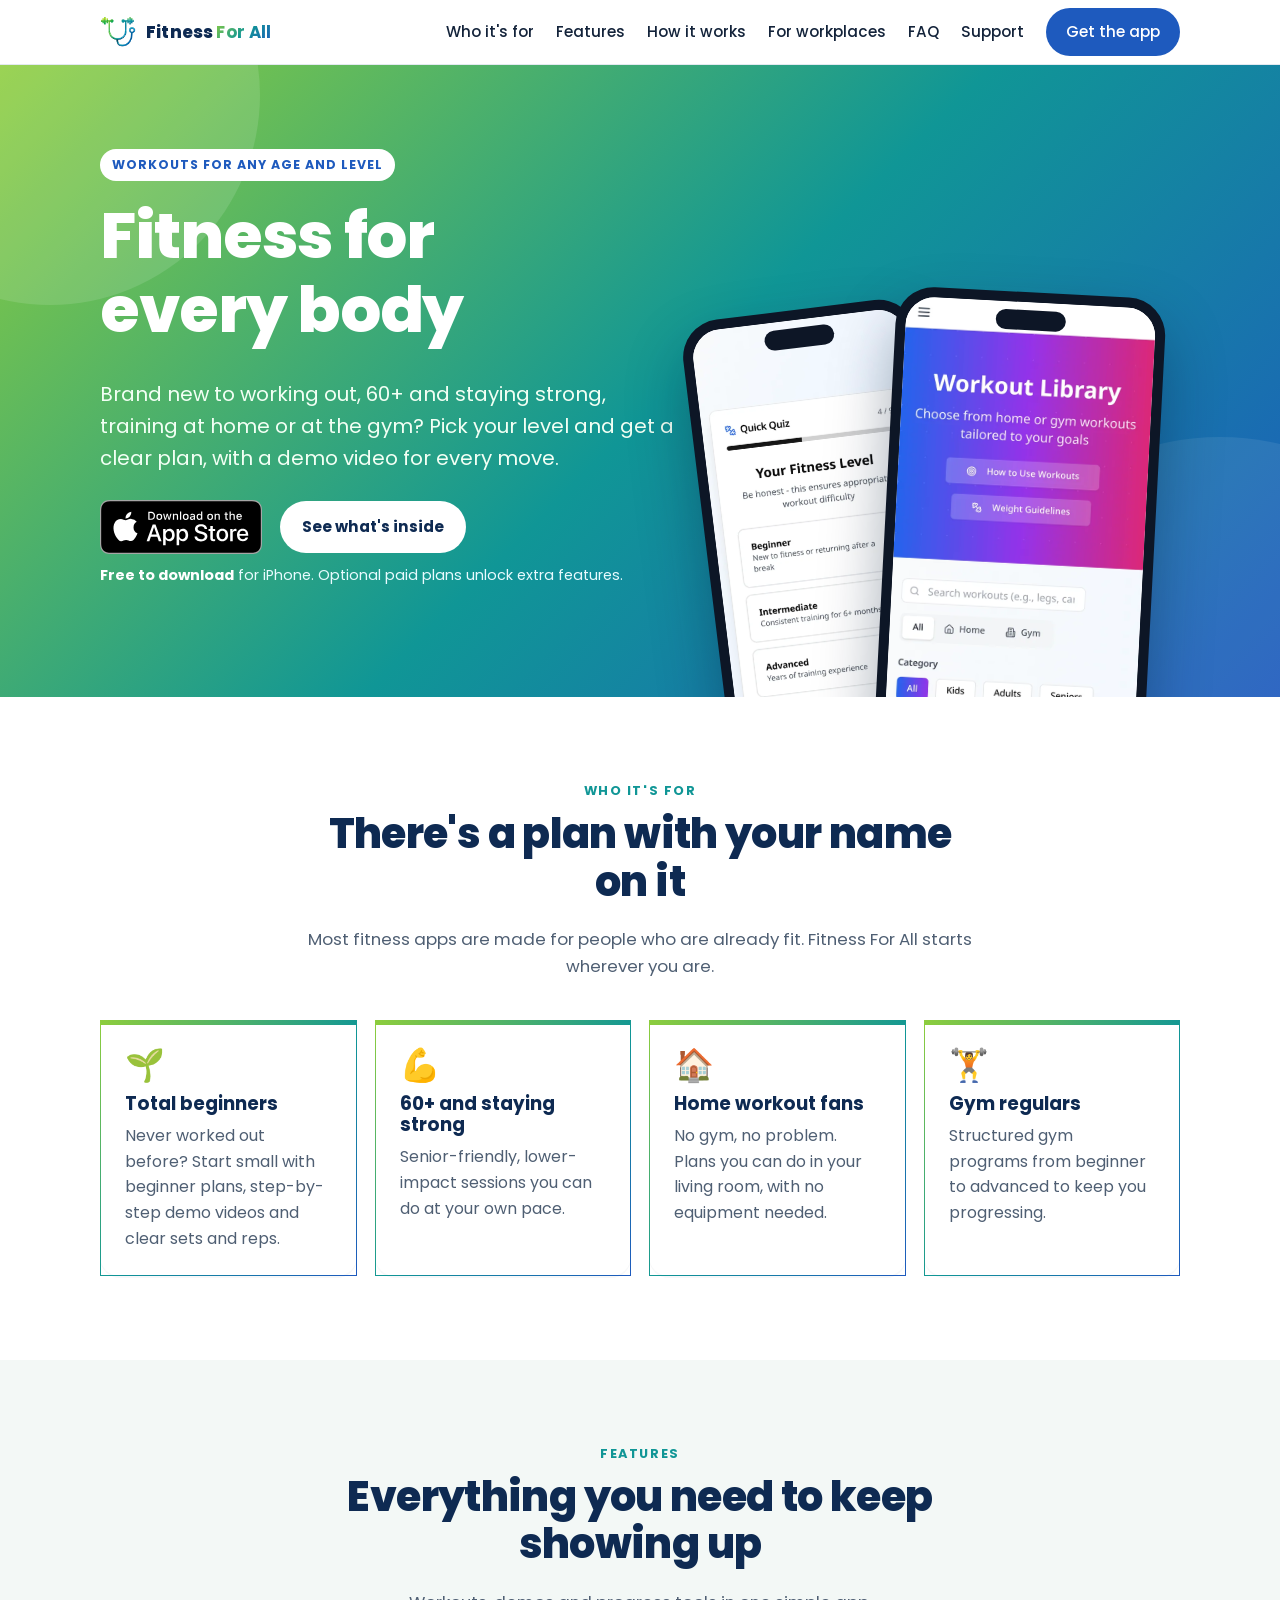
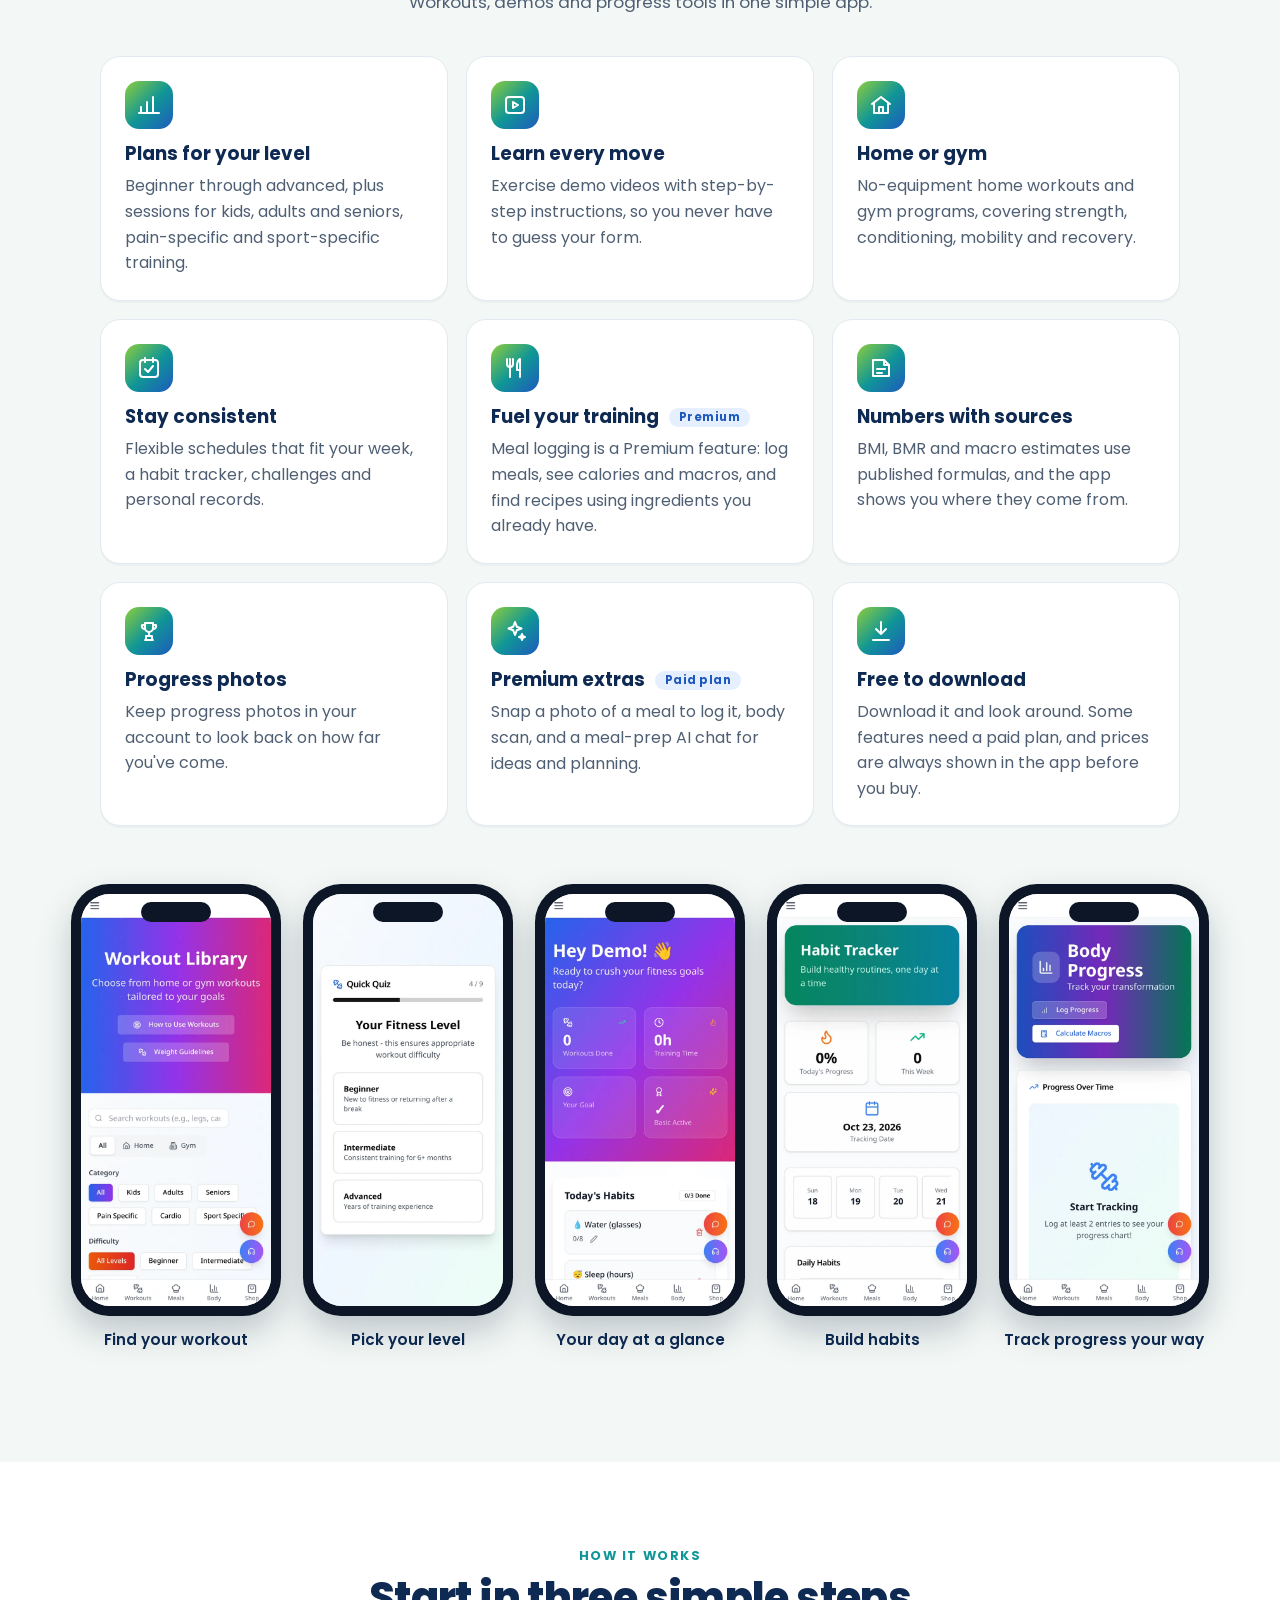
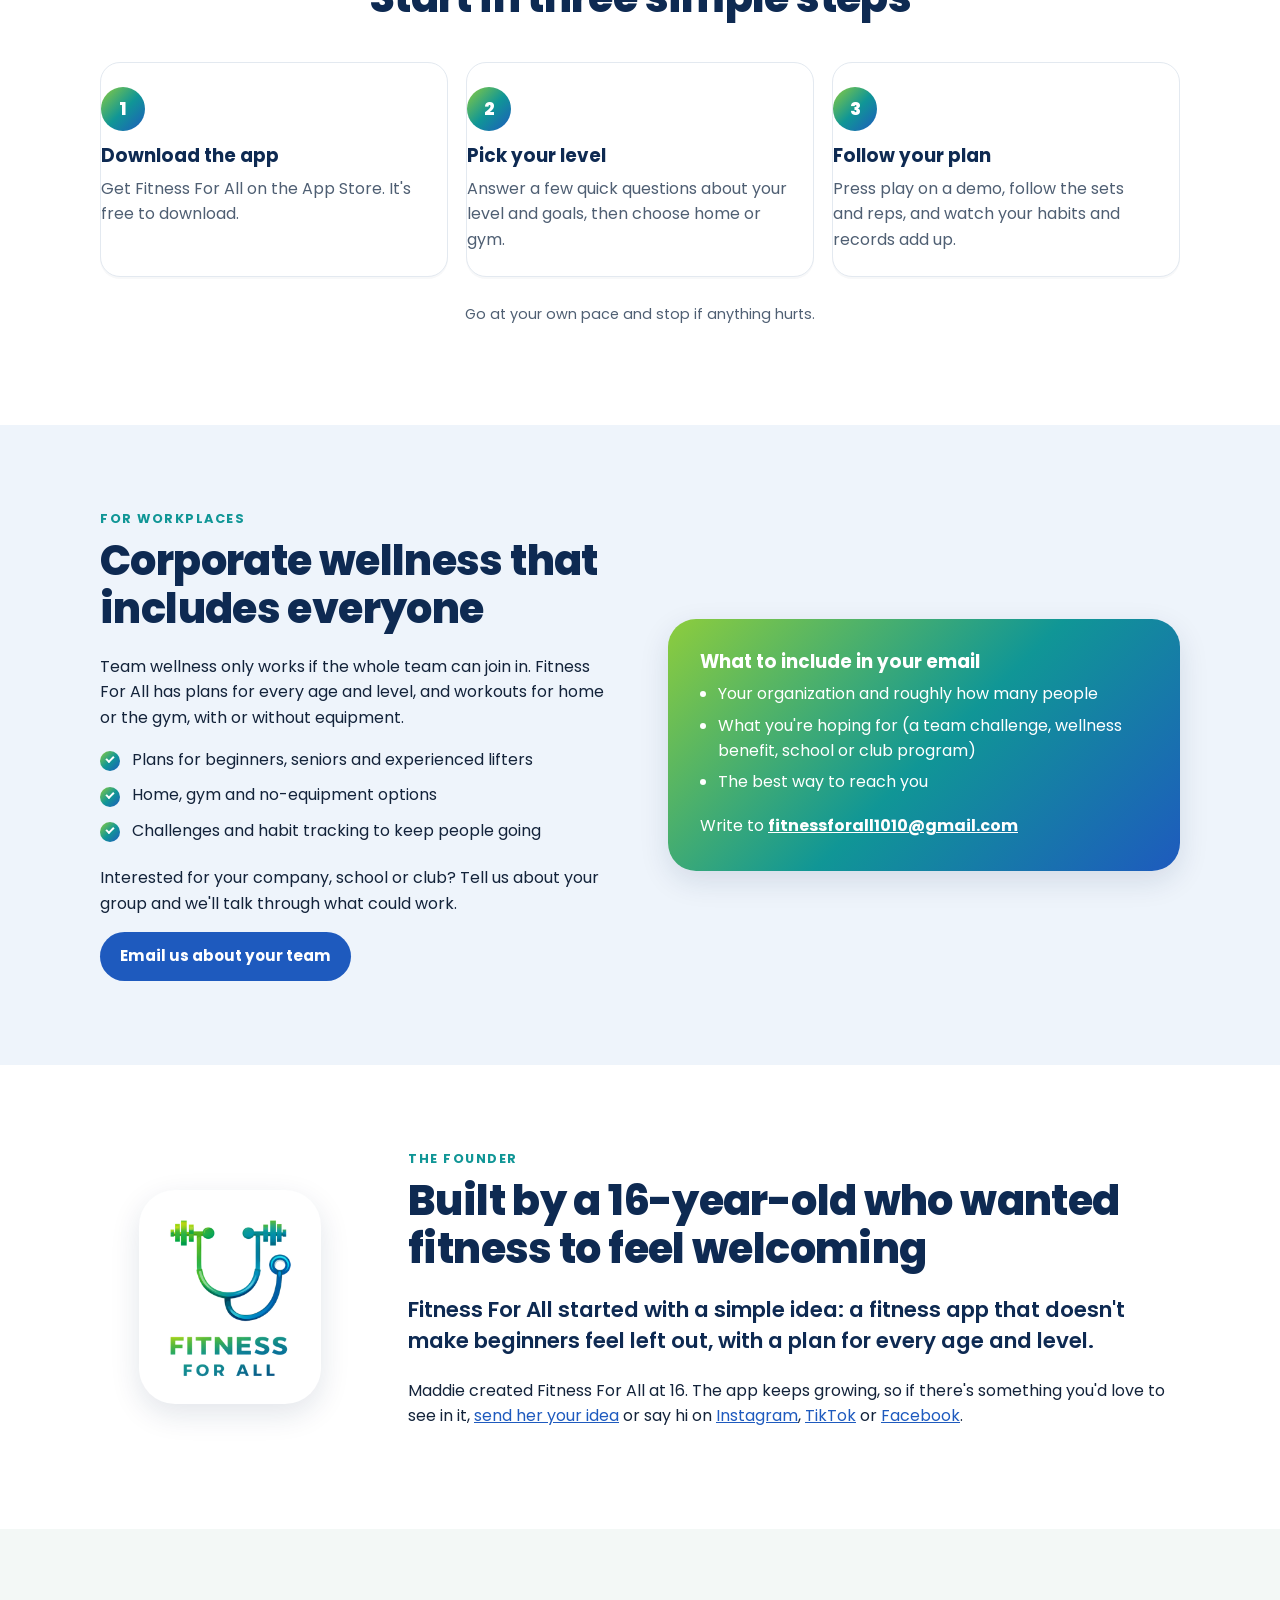
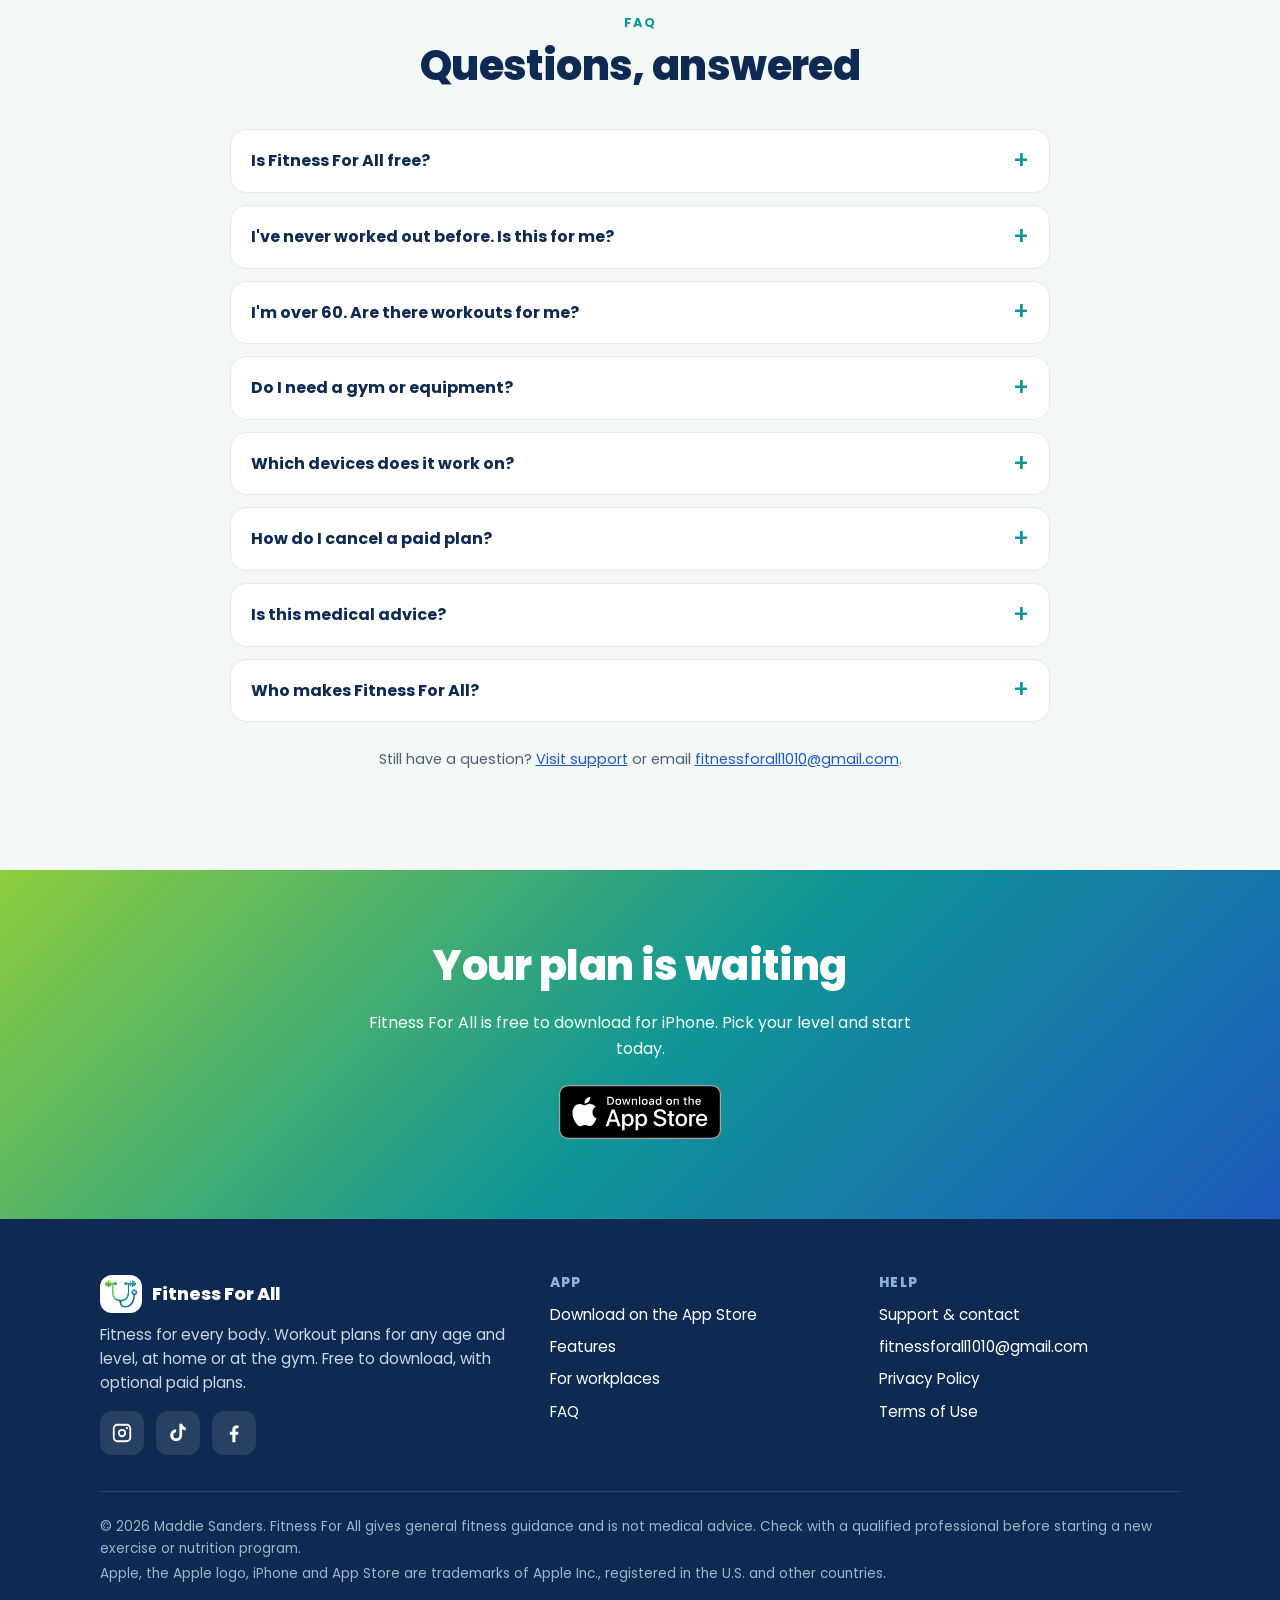
<file: index.html>
<!doctype html>
<html lang="en">
<head>
<meta charset="utf-8">
<meta name="viewport" content="width=device-width, initial-scale=1, viewport-fit=cover">
<title>Fitness For All: Workout Plans for Every Body | iPhone App</title>
<meta name="description" content="Fitness for every body. Pick your level, from total beginner to gym regular, and get a clear workout plan for home or the gym. Free to download for iPhone, with optional paid plans.">
<link rel="canonical" href="https://fitnessforallapp.com/">
<meta name="theme-color" content="#109696">
<meta name="apple-itunes-app" content="app-id=6761194973">
<meta property="og:type" content="website">
<meta property="og:site_name" content="Fitness For All">
<meta property="og:title" content="Fitness For All: Workout Plans for Every Body | iPhone App">
<meta property="og:description" content="Fitness for every body. Pick your level, from total beginner to gym regular, and get a clear workout plan for home or the gym. Free to download for iPhone, with optional paid plans.">
<meta property="og:url" content="https://fitnessforallapp.com/">
<meta property="og:image" content="https://fitnessforallapp.com/assets/img/og-image.png">
<meta property="og:image:width" content="1200">
<meta property="og:image:height" content="630">
<meta property="og:image:alt" content="Fitness For All logo with the words Fitness for every body">
<meta name="twitter:card" content="summary_large_image">
<meta name="twitter:title" content="Fitness For All: Workout Plans for Every Body | iPhone App">
<meta name="twitter:description" content="Fitness for every body. Pick your level, from total beginner to gym regular, and get a clear workout plan for home or the gym. Free to download for iPhone, with optional paid plans.">
<meta name="twitter:image" content="https://fitnessforallapp.com/assets/img/og-image.png">
<link rel="icon" href="./favicon.ico" sizes="any">
<link rel="icon" type="image/png" sizes="32x32" href="./favicon-32.png">
<link rel="apple-touch-icon" href="./apple-touch-icon.png">
<link rel="manifest" href="./site.webmanifest">
<link rel="preload" href="./assets/fonts/poppins-extrabold.woff2" as="font" type="font/woff2" crossorigin>
<link rel="preload" href="./assets/fonts/poppins-regular.woff2" as="font" type="font/woff2" crossorigin>
<link rel="stylesheet" href="./assets/css/styles.css">
<script type="application/ld+json">{"@context": "https://schema.org", "@graph": [{"@type": "MobileApplication", "name": "Fitness For All", "operatingSystem": "iOS 18.6 or later", "applicationCategory": "HealthApplication", "description": "Workout plans for every age and level, at home or at the gym.", "url": "https://fitnessforallapp.com/", "downloadUrl": "https://apps.apple.com/us/app/fitness-for-all/id6761194973", "image": "https://fitnessforallapp.com/assets/img/icon-512.png", "author": {"@type": "Person", "name": "Maddie Sanders"}}, {"@type": "Organization", "name": "Fitness For All", "url": "https://fitnessforallapp.com/", "logo": "https://fitnessforallapp.com/assets/img/icon-512.png", "email": "fitnessforall1010@gmail.com", "sameAs": ["https://www.instagram.com/fitnessforall_official_/", "https://www.tiktok.com/@fitness_for_all1010", "https://www.facebook.com/profile.php?id=61595544402738"]}, {"@type": "FAQPage", "mainEntity": [{"@type": "Question", "name": "Is Fitness For All free?", "acceptedAnswer": {"@type": "Answer", "text": "Fitness For All is free to download. Some features, including meal logging, are part of optional Premium plans. Any price is shown in the app before you buy, and nothing is charged unless you choose a plan."}}, {"@type": "Question", "name": "I've never worked out before. Is this for me?", "acceptedAnswer": {"@type": "Answer", "text": "Yes. That's exactly who it was built for. You start by picking your level, and beginner plans come with demo videos and clear sets and reps, so you always know what to do next."}}, {"@type": "Question", "name": "I'm over 60. Are there workouts for me?", "acceptedAnswer": {"@type": "Answer", "text": "Yes. There are senior-friendly, lower-impact sessions you can do at your own pace. If you have a health condition, check with your doctor before starting."}}, {"@type": "Question", "name": "Do I need a gym or equipment?", "acceptedAnswer": {"@type": "Answer", "text": "No. You can choose home workouts that need no equipment, or gym programs if you have access to one."}}, {"@type": "Question", "name": "Which devices does it work on?", "acceptedAnswer": {"@type": "Answer", "text": "Fitness For All is an iPhone app. It needs iOS 18.6 or later."}}, {"@type": "Question", "name": "How do I cancel a paid plan?", "acceptedAnswer": {"@type": "Answer", "text": "If you subscribed through the App Store, you can manage or cancel any time in your Apple Account settings: open Settings, tap your name, then Subscriptions. Apple has step-by-step instructions. Need help? Email fitnessforall1010@gmail.com."}}, {"@type": "Question", "name": "Is this medical advice?", "acceptedAnswer": {"@type": "Answer", "text": "No. Fitness For All gives general fitness guidance. Calorie, BMI and macro numbers are estimates from published methods, and the sources are shown in the app. Talk to a qualified professional before starting a new program, especially if you have an injury or health condition."}}, {"@type": "Question", "name": "Who makes Fitness For All?", "acceptedAnswer": {"@type": "Answer", "text": "Fitness For All was created by Maddie, a 16-year-old founder who wanted a fitness app that doesn't leave beginners out. Feedback and feature ideas are always welcome."}}]}]}</script>
</head>
<body>
<a class="skip" href="#main">Skip to content</a>
<header class="site-header">
  <nav class="wrap nav" aria-label="Main">
    <a class="brand" href="./" aria-label="Fitness For All home"><img src="./assets/img/logo-mark-240.png" alt="" width="36" height="31"><span>Fitness <b>For All</b></span></a>
    <button class="menu-btn" type="button" aria-expanded="false" aria-controls="nav-links"><span class="sr-only">Menu</span><svg width="22" height="22" viewBox="0 0 24 24" fill="none" stroke="currentColor" stroke-width="2.2" stroke-linecap="round" aria-hidden="true"><path d="M3 6h18M3 12h18M3 18h18"/></svg></button>
    <ul class="nav-links" id="nav-links">
      <li><a href="./#who">Who it's for</a></li>
      <li><a href="./#features">Features</a></li>
      <li><a href="./#how">How it works</a></li>
      <li><a href="./#workplaces">For workplaces</a></li>
      <li><a href="./#faq">FAQ</a></li>
      <li><a href="./support.html">Support</a></li>
      <li><a class="btn" href="https://apps.apple.com/us/app/fitness-for-all/id6761194973">Get the app</a></li>
    </ul>
  </nav>
</header>
<main id="main">
<section class="hero" aria-labelledby="hero-title">
  <div class="wrap hero-grid">
    <div class="hero-copy">
      <span class="eyebrow">Workouts for any age and level</span>
      <h1 id="hero-title">Fitness for <span class="nowrap">every body</span></h1>
      <p class="lead">Brand new to working out, 60+ and staying strong, training at home or at the gym? Pick your level and get a clear plan, with a demo video for every move.</p>
      <div class="hero-cta">
        <a class="badge-link" href="https://apps.apple.com/us/app/fitness-for-all/id6761194973" ><img src="./assets/img/appstore-badge.svg" alt="Download on the App Store" width="162" height="54"></a>
        <a class="btn btn-ghost" href="#features">See what's inside</a>
      </div>
      <p class="hero-note"><strong>Free to download</strong> for iPhone. Optional paid plans unlock extra features.</p>
    </div>
    <div class="hero-visual" aria-hidden="true">
      <div class="phone back"><img src="./assets/img/screen-level.webp" alt="" width="600" height="1298"></div>
      <div class="phone front"><img src="./assets/img/screen-workouts.webp" alt="" width="600" height="1298" fetchpriority="high"></div>
    </div>
  </div>
</section>

<section class="section" id="who" aria-labelledby="who-title">
  <div class="wrap">
    <div class="section-head">
      <span class="kicker">Who it's for</span>
      <h2 id="who-title">There's a plan with your name on it</h2>
      <p>Most fitness apps are made for people who are already fit. Fitness For All starts wherever you are.</p>
    </div>
    <div class="grid grid-4">
      <article class="card who"><span class="emoji" aria-hidden="true">🌱</span><h3>Total beginners</h3><p>Never worked out before? Start small with beginner plans, step-by-step demo videos and clear sets and reps.</p></article>
      <article class="card who"><span class="emoji" aria-hidden="true">💪</span><h3>60+ and staying strong</h3><p>Senior-friendly, lower-impact sessions you can do at your own pace.</p></article>
      <article class="card who"><span class="emoji" aria-hidden="true">🏠</span><h3>Home workout fans</h3><p>No gym, no problem. Plans you can do in your living room, with no equipment needed.</p></article>
      <article class="card who"><span class="emoji" aria-hidden="true">🏋️</span><h3>Gym regulars</h3><p>Structured gym programs from beginner to advanced to keep you progressing.</p></article>
    </div>
  </div>
</section>

<section class="section alt" id="features" aria-labelledby="features-title">
  <div class="wrap">
    <div class="section-head">
      <span class="kicker">Features</span>
      <h2 id="features-title">Everything you need to keep showing up</h2>
      <p>Workouts, demos and progress tools in one simple app.</p>
    </div>
    <div class="grid grid-3">
      <article class="card"><div class="icon"><svg viewBox="0 0 24 24" fill="none" stroke="currentColor" stroke-width="2" stroke-linecap="round" stroke-linejoin="round" aria-hidden="true"><path d="M4 20V14M10 20V9M16 20V4M22 20H2"/></svg></div><h3>Plans for your level</h3><p>Beginner through advanced, plus sessions for kids, adults and seniors, pain-specific and sport-specific training.</p></article>
      <article class="card"><div class="icon"><svg viewBox="0 0 24 24" fill="none" stroke="currentColor" stroke-width="2" stroke-linecap="round" stroke-linejoin="round" aria-hidden="true"><rect x="3" y="4" width="18" height="16" rx="3"/><path d="M10 9l5 3-5 3z"/></svg></div><h3>Learn every move</h3><p>Exercise demo videos with step-by-step instructions, so you never have to guess your form.</p></article>
      <article class="card"><div class="icon"><svg viewBox="0 0 24 24" fill="none" stroke="currentColor" stroke-width="2" stroke-linecap="round" stroke-linejoin="round" aria-hidden="true"><path d="M3 11l9-7 9 7"/><path d="M5 10v10h14V10"/><path d="M10 20v-6h4v6"/></svg></div><h3>Home or gym</h3><p>No-equipment home workouts and gym programs, covering strength, conditioning, mobility and recovery.</p></article>
      <article class="card"><div class="icon"><svg viewBox="0 0 24 24" fill="none" stroke="currentColor" stroke-width="2" stroke-linecap="round" stroke-linejoin="round" aria-hidden="true"><rect x="3" y="4" width="18" height="17" rx="3"/><path d="M8 2v4M16 2v4M8 13l3 3 5-6"/></svg></div><h3>Stay consistent</h3><p>Flexible schedules that fit your week, a habit tracker, challenges and personal records.</p></article>
      <article class="card"><div class="icon"><svg viewBox="0 0 24 24" fill="none" stroke="currentColor" stroke-width="2" stroke-linecap="round" stroke-linejoin="round" aria-hidden="true"><path d="M7 3v8M4 3v5a3 3 0 0 0 6 0V3M7 11v10"/><path d="M17 21V3c-2.2 1.2-3 3.6-3 7v4h3"/></svg></div><h3>Fuel your training <span class="tag">Premium</span></h3><p>Meal logging is a Premium feature: log meals, see calories and macros, and find recipes using ingredients you already have.</p></article>
      <article class="card"><div class="icon"><svg viewBox="0 0 24 24" fill="none" stroke="currentColor" stroke-width="2" stroke-linecap="round" stroke-linejoin="round" aria-hidden="true"><path d="M4 4h11l5 5v11H4z"/><path d="M15 4v5h5M8 13h8M8 17h5"/></svg></div><h3>Numbers with sources</h3><p>BMI, BMR and macro estimates use published formulas, and the app shows you where they come from.</p></article>
      <article class="card"><div class="icon"><svg viewBox="0 0 24 24" fill="none" stroke="currentColor" stroke-width="2" stroke-linecap="round" stroke-linejoin="round" aria-hidden="true"><path d="M8 4h8v5a4 4 0 0 1-8 0z"/><path d="M8 6H5a3 3 0 0 0 3 4M16 6h3a3 3 0 0 1-3 4M12 13v4M8 21h8M9 17h6v4H9z"/></svg></div><h3>Progress photos</h3><p>Keep progress photos in your account to look back on how far you've come.</p></article>
      <article class="card"><div class="icon"><svg viewBox="0 0 24 24" fill="none" stroke="currentColor" stroke-width="2" stroke-linecap="round" stroke-linejoin="round" aria-hidden="true"><path d="M12 3l1.8 4.7L18.5 9.5l-4.7 1.8L12 16l-1.8-4.7L5.5 9.5l4.7-1.8z"/><path d="M19 15l.8 2.2L22 18l-2.2.8L19 21l-.8-2.2L16 18l2.2-.8z"/></svg></div><h3>Premium extras <span class="tag">Paid plan</span></h3><p>Snap a photo of a meal to log it, body scan, and a meal-prep AI chat for ideas and planning.</p></article>
      <article class="card"><div class="icon"><svg viewBox="0 0 24 24" fill="none" stroke="currentColor" stroke-width="2" stroke-linecap="round" stroke-linejoin="round" aria-hidden="true"><path d="M12 3v12M7 10l5 5 5-5M4 21h16"/></svg></div><h3>Free to download</h3><p>Download it and look around. Some features need a paid plan, and prices are always shown in the app before you buy.</p></article>
    </div>
  </div>
  <div class="screens" role="list" aria-label="App screenshots" style="margin-top:48px">
    <figure role="listitem"><div class="phone"><img src="./assets/img/screen-workouts.webp" alt="Workout Library screen with Home and Gym filters and categories like Kids, Adults, Seniors and Pain Specific" width="600" height="1298" loading="lazy"></div><figcaption>Find your workout</figcaption></figure>
    <figure role="listitem"><div class="phone"><img src="./assets/img/screen-level.webp" alt="Quick quiz asking your fitness level: Beginner, Intermediate or Advanced" width="600" height="1298" loading="lazy"></div><figcaption>Pick your level</figcaption></figure>
    <figure role="listitem"><div class="phone"><img src="./assets/img/screen-dashboard.webp" alt="Dashboard showing workouts done, training time, your goal and today's habits" width="600" height="1298" loading="lazy"></div><figcaption>Your day at a glance</figcaption></figure>
    <figure role="listitem"><div class="phone"><img src="./assets/img/screen-habits.webp" alt="Habit Tracker screen with today's progress and a weekly calendar" width="600" height="1298" loading="lazy"></div><figcaption>Build habits</figcaption></figure>
    <figure role="listitem"><div class="phone"><img src="./assets/img/screen-body.webp" alt="Body Progress screen with options to log progress and calculate macros" width="600" height="1298" loading="lazy"></div><figcaption>Track progress your way</figcaption></figure>
  </div>
</section>

<section class="section" id="how" aria-labelledby="how-title">
  <div class="wrap">
    <div class="section-head">
      <span class="kicker">How it works</span>
      <h2 id="how-title">Start in three simple steps</h2>
    </div>
    <ol class="steps grid grid-3">
      <li class="card"><div class="num" aria-hidden="true">1</div><h3>Download the app</h3><p>Get Fitness For All on the App Store. It's free to download.</p></li>
      <li class="card"><div class="num" aria-hidden="true">2</div><h3>Pick your level</h3><p>Answer a few quick questions about your level and goals, then choose home or gym.</p></li>
      <li class="card"><div class="num" aria-hidden="true">3</div><h3>Follow your plan</h3><p>Press play on a demo, follow the sets and reps, and watch your habits and records add up.</p></li>
    </ol>
    <p class="note">Go at your own pace and stop if anything hurts.</p>
  </div>
</section>

<section class="section alt2" id="workplaces" aria-labelledby="work-title">
  <div class="wrap split">
    <div>
      <span class="kicker">For workplaces</span>
      <h2 id="work-title">Corporate wellness that includes everyone</h2>
      <p>Team wellness only works if the whole team can join in. Fitness For All has plans for every age and level, and workouts for home or the gym, with or without equipment.</p>
      <ul class="checklist">
        <li>Plans for beginners, seniors and experienced lifters</li>
        <li>Home, gym and no-equipment options</li>
        <li>Challenges and habit tracking to keep people going</li>
      </ul>
      <p>Interested for your company, school or club? Tell us about your group and we'll talk through what could work.</p>
      <a class="btn" href="mailto:fitnessforall1010@gmail.com?subject=Fitness%20For%20All%20for%20our%20team">Email us about your team</a>
    </div>
    <div class="panel">
      <h3>What to include in your email</h3>
      <ul>
        <li>Your organization and roughly how many people</li>
        <li>What you're hoping for (a team challenge, wellness benefit, school or club program)</li>
        <li>The best way to reach you</li>
      </ul>
      <p style="margin:18px 0 0">Write to <a href="mailto:fitnessforall1010@gmail.com" style="color:#fff;font-weight:700">fitnessforall1010@gmail.com</a></p>
    </div>
  </div>
</section>

<section class="section" id="founder" aria-labelledby="founder-title">
  <div class="wrap founder">
    <img class="founder-mark" src="./assets/img/logo-full.png" alt="Fitness For All logo" width="420" height="526">
    <div>
      <span class="kicker">The founder</span>
      <h2 id="founder-title">Built by a 16-year-old who wanted fitness to feel welcoming</h2>
      <p class="founder-lead">Fitness For All started with a simple idea: a fitness app that doesn't make beginners feel left out, with a plan for every age and level.</p>
      <p>Maddie created Fitness For All at 16. The app keeps growing, so if there's something you'd love to see in it, <a href="mailto:fitnessforall1010@gmail.com?subject=Idea%20for%20Fitness%20For%20All">send her your idea</a> or say hi on <a href="https://www.instagram.com/fitnessforall_official_/">Instagram</a>, <a href="https://www.tiktok.com/@fitness_for_all1010">TikTok</a> or <a href="https://www.facebook.com/profile.php?id=61595544402738">Facebook</a>.</p>
    </div>
  </div>
</section>

<section class="section alt" id="faq" aria-labelledby="faq-title">
  <div class="wrap">
    <div class="section-head">
      <span class="kicker">FAQ</span>
      <h2 id="faq-title">Questions, answered</h2>
    </div>
    <div class="faq">
<details><summary>Is Fitness For All free?</summary><p>Fitness For All is free to download. Some features, including meal logging, are part of optional Premium plans. Any price is shown in the app before you buy, and nothing is charged unless you choose a plan.</p></details>
<details><summary>I've never worked out before. Is this for me?</summary><p>Yes. That's exactly who it was built for. You start by picking your level, and beginner plans come with demo videos and clear sets and reps, so you always know what to do next.</p></details>
<details><summary>I'm over 60. Are there workouts for me?</summary><p>Yes. There are senior-friendly, lower-impact sessions you can do at your own pace. If you have a health condition, check with your doctor before starting.</p></details>
<details><summary>Do I need a gym or equipment?</summary><p>No. You can choose home workouts that need no equipment, or gym programs if you have access to one.</p></details>
<details><summary>Which devices does it work on?</summary><p>Fitness For All is an iPhone app. It needs iOS 18.6 or later.</p></details>
<details><summary>How do I cancel a paid plan?</summary><p>If you subscribed through the App Store, you can manage or cancel any time in your Apple Account settings: open Settings, tap your name, then Subscriptions. Apple has <a href="https://support.apple.com/en-us/118428">step-by-step instructions</a>. Need help? Email <a href="mailto:fitnessforall1010@gmail.com">fitnessforall1010@gmail.com</a>.</p></details>
<details><summary>Is this medical advice?</summary><p>No. Fitness For All gives general fitness guidance. Calorie, BMI and macro numbers are estimates from published methods, and the sources are shown in the app. Talk to a qualified professional before starting a new program, especially if you have an injury or health condition.</p></details>
<details><summary>Who makes Fitness For All?</summary><p>Fitness For All was created by Maddie, a 16-year-old founder who wanted a fitness app that doesn't leave beginners out. Feedback and feature ideas are always welcome.</p></details>
    </div>
    <p class="note">Still have a question? <a href="./support.html">Visit support</a> or email <a href="mailto:fitnessforall1010@gmail.com">fitnessforall1010@gmail.com</a>.</p>
  </div>
</section>

<section class="cta-band" aria-labelledby="cta-title">
  <div class="wrap">
    <h2 id="cta-title">Your plan is waiting</h2>
    <p>Fitness For All is free to download for iPhone. Pick your level and start today.</p>
    <a class="badge-link" href="https://apps.apple.com/us/app/fitness-for-all/id6761194973" ><img src="./assets/img/appstore-badge.svg" alt="Download on the App Store" width="162" height="54"></a>
  </div>
</section>
</main>
<footer class="site-footer">
  <div class="wrap">
    <div class="footer-grid">
      <div>
        <div class="footer-brand"><img src="./assets/img/logo-mark-240.png" alt="" width="42" height="36">Fitness For All</div>
        <p>Fitness for every body. Workout plans for any age and level, at home or at the gym. Free to download, with optional paid plans.</p>
        <div class="socials">
          <a href="https://www.instagram.com/fitnessforall_official_/" aria-label="Fitness For All on Instagram" rel="noopener"><svg viewBox="0 0 24 24" aria-hidden="true"><path d="M7 2h10a5 5 0 0 1 5 5v10a5 5 0 0 1-5 5H7a5 5 0 0 1-5-5V7a5 5 0 0 1 5-5zm0 2a3 3 0 0 0-3 3v10a3 3 0 0 0 3 3h10a3 3 0 0 0 3-3V7a3 3 0 0 0-3-3H7zm5 3.5a4.5 4.5 0 1 1 0 9 4.5 4.5 0 0 1 0-9zm0 2a2.5 2.5 0 1 0 0 5 2.5 2.5 0 0 0 0-5zM17.3 5.5a1.2 1.2 0 1 1 0 2.4 1.2 1.2 0 0 1 0-2.4z"/></svg></a>
          <a href="https://www.tiktok.com/@fitness_for_all1010" aria-label="Fitness For All on TikTok" rel="noopener"><svg viewBox="0 0 24 24" aria-hidden="true"><path d="M13.5 2h3.1c.2 1.9 1.6 3.6 3.9 3.9v3.1c-1.5 0-2.9-.4-4-1.1v6.6A6.5 6.5 0 1 1 10 8v3.2a3.3 3.3 0 1 0 3.5 3.3V2z"/></svg></a>
          <a href="https://www.facebook.com/profile.php?id=61595544402738" aria-label="Fitness For All on Facebook" rel="noopener"><svg viewBox="0 0 24 24" aria-hidden="true"><path d="M13.6 22v-8.2h2.8l.4-3.3h-3.2V8.4c0-.9.3-1.6 1.6-1.6h1.7V3.9c-.3 0-1.3-.1-2.5-.1-2.5 0-4.2 1.5-4.2 4.3v2.4H7.4v3.3h2.8V22h3.4z"/></svg></a>
        </div>
      </div>
      <div>
        <h2>App</h2>
        <ul>
          <li><a href="https://apps.apple.com/us/app/fitness-for-all/id6761194973">Download on the App Store</a></li>
          <li><a href="./#features">Features</a></li>
          <li><a href="./#workplaces">For workplaces</a></li>
          <li><a href="./#faq">FAQ</a></li>
        </ul>
      </div>
      <div>
        <h2>Help</h2>
        <ul>
          <li><a href="./support.html">Support &amp; contact</a></li>
          <li><a href="mailto:fitnessforall1010@gmail.com">fitnessforall1010@gmail.com</a></li>
          <li><a href="./privacy.html">Privacy Policy</a></li>
          <li><a href="./terms.html">Terms of Use</a></li>
        </ul>
      </div>
    </div>
    <div class="legal">
      <p>&copy; <span data-year>2026</span> Maddie Sanders. Fitness For All gives general fitness guidance and is not medical advice. Check with a qualified professional before starting a new exercise or nutrition program.</p>
      <p>Apple, the Apple logo, iPhone and App Store are trademarks of Apple Inc., registered in the U.S. and other countries.</p>
    </div>
  </div>
</footer>
<script src="./assets/js/site.js" defer></script>
</body>
</html>
</file>
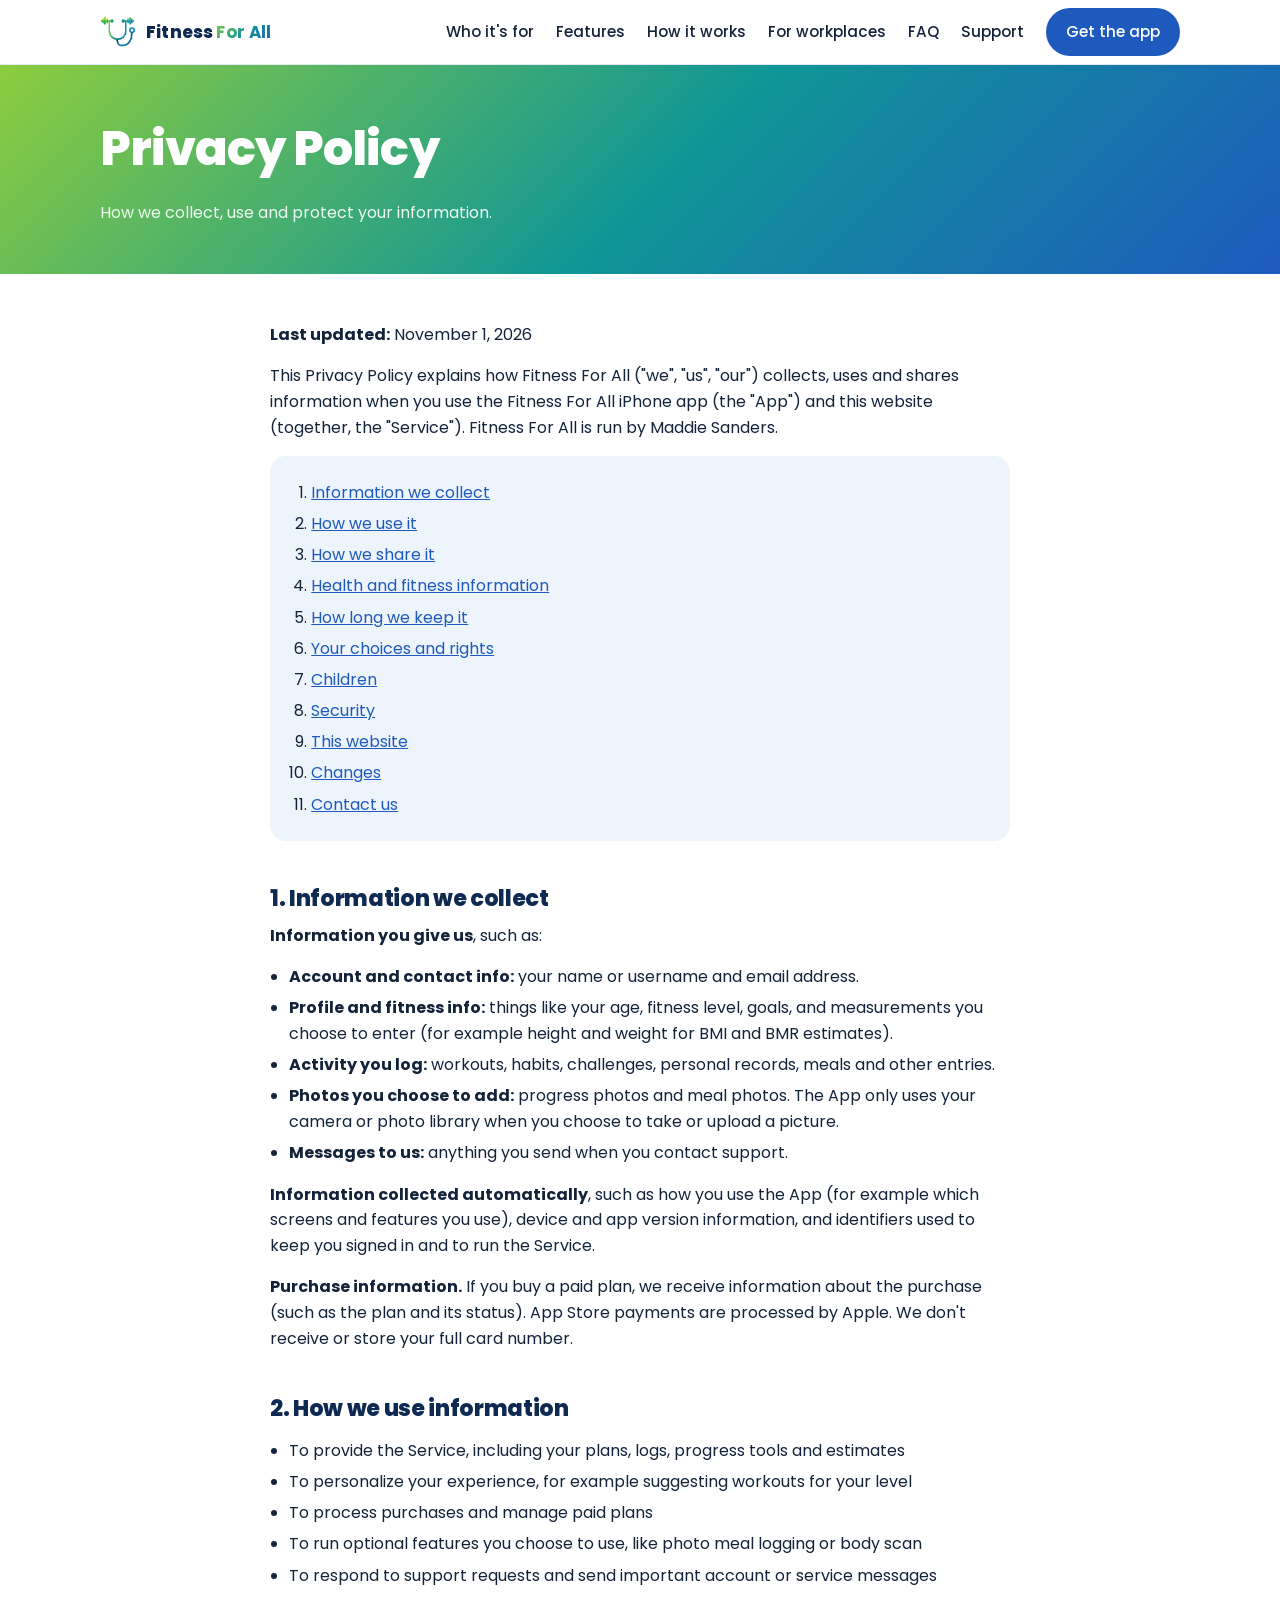
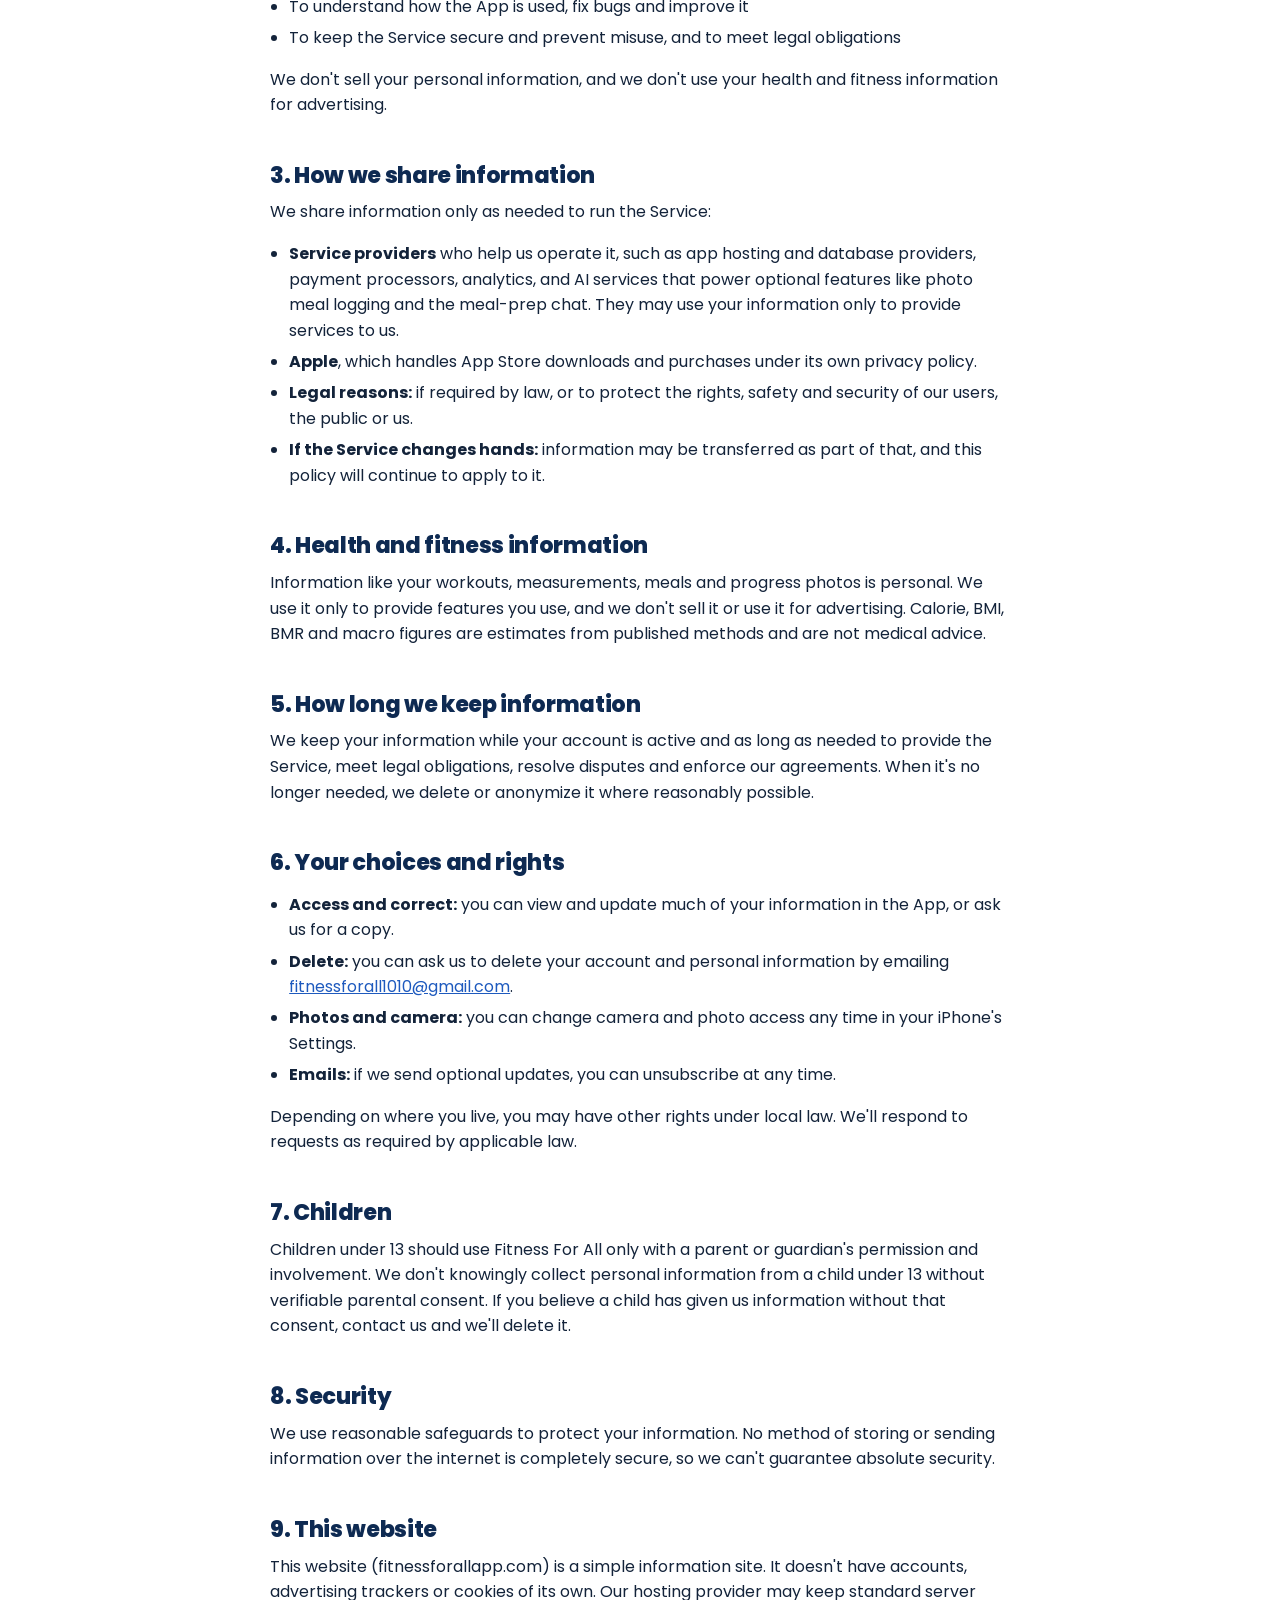
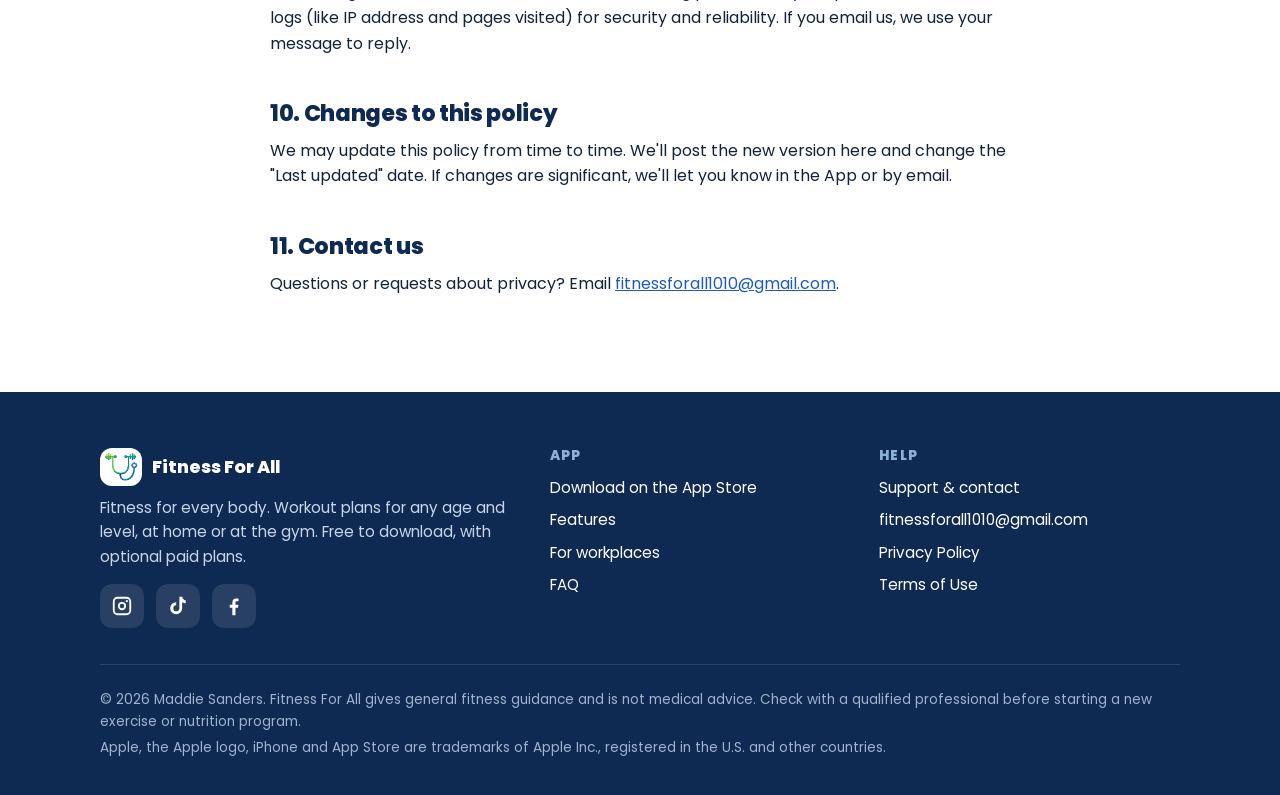
<file: privacy.html>
<!doctype html>
<html lang="en">
<head>
<meta charset="utf-8">
<meta name="viewport" content="width=device-width, initial-scale=1, viewport-fit=cover">
<title>Privacy Policy | Fitness For All</title>
<meta name="description" content="How the Fitness For All app and website collect, use and protect your information.">
<link rel="canonical" href="https://fitnessforallapp.com/privacy.html">
<meta name="theme-color" content="#109696">
<meta name="apple-itunes-app" content="app-id=6761194973">
<meta property="og:type" content="website">
<meta property="og:site_name" content="Fitness For All">
<meta property="og:title" content="Privacy Policy | Fitness For All">
<meta property="og:description" content="How the Fitness For All app and website collect, use and protect your information.">
<meta property="og:url" content="https://fitnessforallapp.com/privacy.html">
<meta property="og:image" content="https://fitnessforallapp.com/assets/img/og-image.png">
<meta property="og:image:width" content="1200">
<meta property="og:image:height" content="630">
<meta property="og:image:alt" content="Fitness For All logo with the words Fitness for every body">
<meta name="twitter:card" content="summary_large_image">
<meta name="twitter:title" content="Privacy Policy | Fitness For All">
<meta name="twitter:description" content="How the Fitness For All app and website collect, use and protect your information.">
<meta name="twitter:image" content="https://fitnessforallapp.com/assets/img/og-image.png">
<link rel="icon" href="./favicon.ico" sizes="any">
<link rel="icon" type="image/png" sizes="32x32" href="./favicon-32.png">
<link rel="apple-touch-icon" href="./apple-touch-icon.png">
<link rel="manifest" href="./site.webmanifest">
<link rel="preload" href="./assets/fonts/poppins-extrabold.woff2" as="font" type="font/woff2" crossorigin>
<link rel="preload" href="./assets/fonts/poppins-regular.woff2" as="font" type="font/woff2" crossorigin>
<link rel="stylesheet" href="./assets/css/styles.css">
</head>
<body>
<a class="skip" href="#main">Skip to content</a>
<header class="site-header">
  <nav class="wrap nav" aria-label="Main">
    <a class="brand" href="./" aria-label="Fitness For All home"><img src="./assets/img/logo-mark-240.png" alt="" width="36" height="31"><span>Fitness <b>For All</b></span></a>
    <button class="menu-btn" type="button" aria-expanded="false" aria-controls="nav-links"><span class="sr-only">Menu</span><svg width="22" height="22" viewBox="0 0 24 24" fill="none" stroke="currentColor" stroke-width="2.2" stroke-linecap="round" aria-hidden="true"><path d="M3 6h18M3 12h18M3 18h18"/></svg></button>
    <ul class="nav-links" id="nav-links">
      <li><a href="./#who">Who it's for</a></li>
      <li><a href="./#features">Features</a></li>
      <li><a href="./#how">How it works</a></li>
      <li><a href="./#workplaces">For workplaces</a></li>
      <li><a href="./#faq">FAQ</a></li>
      <li><a href="./support.html">Support</a></li>
      <li><a class="btn" href="https://apps.apple.com/us/app/fitness-for-all/id6761194973">Get the app</a></li>
    </ul>
  </nav>
</header>
<main id="main">
<section class="doc-hero"><div class="wrap"><h1>Privacy Policy</h1><p>How we collect, use and protect your information.</p></div></section>
<article class="doc">
<p><strong>Last updated:</strong> November 1, 2026</p>
<p>This Privacy Policy explains how Fitness For All ("we", "us", "our") collects, uses and shares information when you use the Fitness For All iPhone app (the "App") and this website (together, the "Service"). Fitness For All is run by Maddie Sanders.</p>
<nav class="toc" aria-label="On this page"><ol>
<li><a href="#collect">Information we collect</a></li><li><a href="#use">How we use it</a></li><li><a href="#share">How we share it</a></li><li><a href="#health">Health and fitness information</a></li><li><a href="#retention">How long we keep it</a></li><li><a href="#rights">Your choices and rights</a></li><li><a href="#children">Children</a></li><li><a href="#security">Security</a></li><li><a href="#website">This website</a></li><li><a href="#changes">Changes</a></li><li><a href="#contact">Contact us</a></li></ol></nav>

<h2 id="collect">1. Information we collect</h2>
<p><strong>Information you give us</strong>, such as:</p>
<ul>
<li><strong>Account and contact info:</strong> your name or username and email address. </li>
<li><strong>Profile and fitness info:</strong> things like your age, fitness level, goals, and measurements you choose to enter (for example height and weight for BMI and BMR estimates).</li>
<li><strong>Activity you log:</strong> workouts, habits, challenges, personal records, meals and other entries.</li>
<li><strong>Photos you choose to add:</strong> progress photos and meal photos. The App only uses your camera or photo library when you choose to take or upload a picture.</li>
<li><strong>Messages to us:</strong> anything you send when you contact support.</li>
</ul>
<p><strong>Information collected automatically</strong>, such as how you use the App (for example which screens and features you use), device and app version information, and identifiers used to keep you signed in and to run the Service.</p>
<p><strong>Purchase information.</strong> If you buy a paid plan, we receive information about the purchase (such as the plan and its status). App Store payments are processed by Apple. We don't receive or store your full card number.</p>

<h2 id="use">2. How we use information</h2>
<ul>
<li>To provide the Service, including your plans, logs, progress tools and estimates</li>
<li>To personalize your experience, for example suggesting workouts for your level</li>
<li>To process purchases and manage paid plans</li>
<li>To run optional features you choose to use, like photo meal logging or body scan</li>
<li>To respond to support requests and send important account or service messages</li>
<li>To understand how the App is used, fix bugs and improve it</li>
<li>To keep the Service secure and prevent misuse, and to meet legal obligations</li>
</ul>
<p>We don't sell your personal information, and we don't use your health and fitness information for advertising.</p>

<h2 id="share">3. How we share information</h2>
<p>We share information only as needed to run the Service:</p>
<ul>
<li><strong>Service providers</strong> who help us operate it, such as app hosting and database providers, payment processors, analytics, and AI services that power optional features like photo meal logging and the meal-prep chat. They may use your information only to provide services to us.</li>
<li><strong>Apple</strong>, which handles App Store downloads and purchases under its own privacy policy.</li>
<li><strong>Legal reasons:</strong> if required by law, or to protect the rights, safety and security of our users, the public or us.</li>
<li><strong>If the Service changes hands:</strong> information may be transferred as part of that, and this policy will continue to apply to it.</li>
</ul>

<h2 id="health">4. Health and fitness information</h2>
<p>Information like your workouts, measurements, meals and progress photos is personal. We use it only to provide features you use, and we don't sell it or use it for advertising. Calorie, BMI, BMR and macro figures are estimates from published methods and are not medical advice.</p>

<h2 id="retention">5. How long we keep information</h2>
<p>We keep your information while your account is active and as long as needed to provide the Service, meet legal obligations, resolve disputes and enforce our agreements. When it's no longer needed, we delete or anonymize it where reasonably possible.</p>

<h2 id="rights">6. Your choices and rights</h2>
<ul>
<li><strong>Access and correct:</strong> you can view and update much of your information in the App, or ask us for a copy.</li>
<li><strong>Delete:</strong> you can ask us to delete your account and personal information by emailing <a href="mailto:fitnessforall1010@gmail.com">fitnessforall1010@gmail.com</a>.</li>
<li><strong>Photos and camera:</strong> you can change camera and photo access any time in your iPhone's Settings.</li>
<li><strong>Emails:</strong> if we send optional updates, you can unsubscribe at any time.</li>
</ul>
<p>Depending on where you live, you may have other rights under local law. We'll respond to requests as required by applicable law.</p>

<h2 id="children">7. Children</h2>
<p>Children under 13 should use Fitness For All only with a parent or guardian's permission and involvement. We don't knowingly collect personal information from a child under 13 without verifiable parental consent. If you believe a child has given us information without that consent, contact us and we'll delete it.</p>

<h2 id="security">8. Security</h2>
<p>We use reasonable safeguards to protect your information. No method of storing or sending information over the internet is completely secure, so we can't guarantee absolute security.</p>

<h2 id="website">9. This website</h2>
<p>This website (fitnessforallapp.com) is a simple information site. It doesn't have accounts, advertising trackers or cookies of its own. Our hosting provider may keep standard server logs (like IP address and pages visited) for security and reliability. If you email us, we use your message to reply.</p>

<h2 id="changes">10. Changes to this policy</h2>
<p>We may update this policy from time to time. We'll post the new version here and change the "Last updated" date. If changes are significant, we'll let you know in the App or by email.</p>

<h2 id="contact">11. Contact us</h2>
<p>Questions or requests about privacy? Email <a href="mailto:fitnessforall1010@gmail.com?subject=Privacy%20question">fitnessforall1010@gmail.com</a>.</p>
</article>
</main>
<footer class="site-footer">
  <div class="wrap">
    <div class="footer-grid">
      <div>
        <div class="footer-brand"><img src="./assets/img/logo-mark-240.png" alt="" width="42" height="36">Fitness For All</div>
        <p>Fitness for every body. Workout plans for any age and level, at home or at the gym. Free to download, with optional paid plans.</p>
        <div class="socials">
          <a href="https://www.instagram.com/fitnessforall_official_/" aria-label="Fitness For All on Instagram" rel="noopener"><svg viewBox="0 0 24 24" aria-hidden="true"><path d="M7 2h10a5 5 0 0 1 5 5v10a5 5 0 0 1-5 5H7a5 5 0 0 1-5-5V7a5 5 0 0 1 5-5zm0 2a3 3 0 0 0-3 3v10a3 3 0 0 0 3 3h10a3 3 0 0 0 3-3V7a3 3 0 0 0-3-3H7zm5 3.5a4.5 4.5 0 1 1 0 9 4.5 4.5 0 0 1 0-9zm0 2a2.5 2.5 0 1 0 0 5 2.5 2.5 0 0 0 0-5zM17.3 5.5a1.2 1.2 0 1 1 0 2.4 1.2 1.2 0 0 1 0-2.4z"/></svg></a>
          <a href="https://www.tiktok.com/@fitness_for_all1010" aria-label="Fitness For All on TikTok" rel="noopener"><svg viewBox="0 0 24 24" aria-hidden="true"><path d="M13.5 2h3.1c.2 1.9 1.6 3.6 3.9 3.9v3.1c-1.5 0-2.9-.4-4-1.1v6.6A6.5 6.5 0 1 1 10 8v3.2a3.3 3.3 0 1 0 3.5 3.3V2z"/></svg></a>
          <a href="https://www.facebook.com/profile.php?id=61595544402738" aria-label="Fitness For All on Facebook" rel="noopener"><svg viewBox="0 0 24 24" aria-hidden="true"><path d="M13.6 22v-8.2h2.8l.4-3.3h-3.2V8.4c0-.9.3-1.6 1.6-1.6h1.7V3.9c-.3 0-1.3-.1-2.5-.1-2.5 0-4.2 1.5-4.2 4.3v2.4H7.4v3.3h2.8V22h3.4z"/></svg></a>
        </div>
      </div>
      <div>
        <h2>App</h2>
        <ul>
          <li><a href="https://apps.apple.com/us/app/fitness-for-all/id6761194973">Download on the App Store</a></li>
          <li><a href="./#features">Features</a></li>
          <li><a href="./#workplaces">For workplaces</a></li>
          <li><a href="./#faq">FAQ</a></li>
        </ul>
      </div>
      <div>
        <h2>Help</h2>
        <ul>
          <li><a href="./support.html">Support &amp; contact</a></li>
          <li><a href="mailto:fitnessforall1010@gmail.com">fitnessforall1010@gmail.com</a></li>
          <li><a href="./privacy.html">Privacy Policy</a></li>
          <li><a href="./terms.html">Terms of Use</a></li>
        </ul>
      </div>
    </div>
    <div class="legal">
      <p>&copy; <span data-year>2026</span> Maddie Sanders. Fitness For All gives general fitness guidance and is not medical advice. Check with a qualified professional before starting a new exercise or nutrition program.</p>
      <p>Apple, the Apple logo, iPhone and App Store are trademarks of Apple Inc., registered in the U.S. and other countries.</p>
    </div>
  </div>
</footer>
<script src="./assets/js/site.js" defer></script>
</body>
</html>
</file>
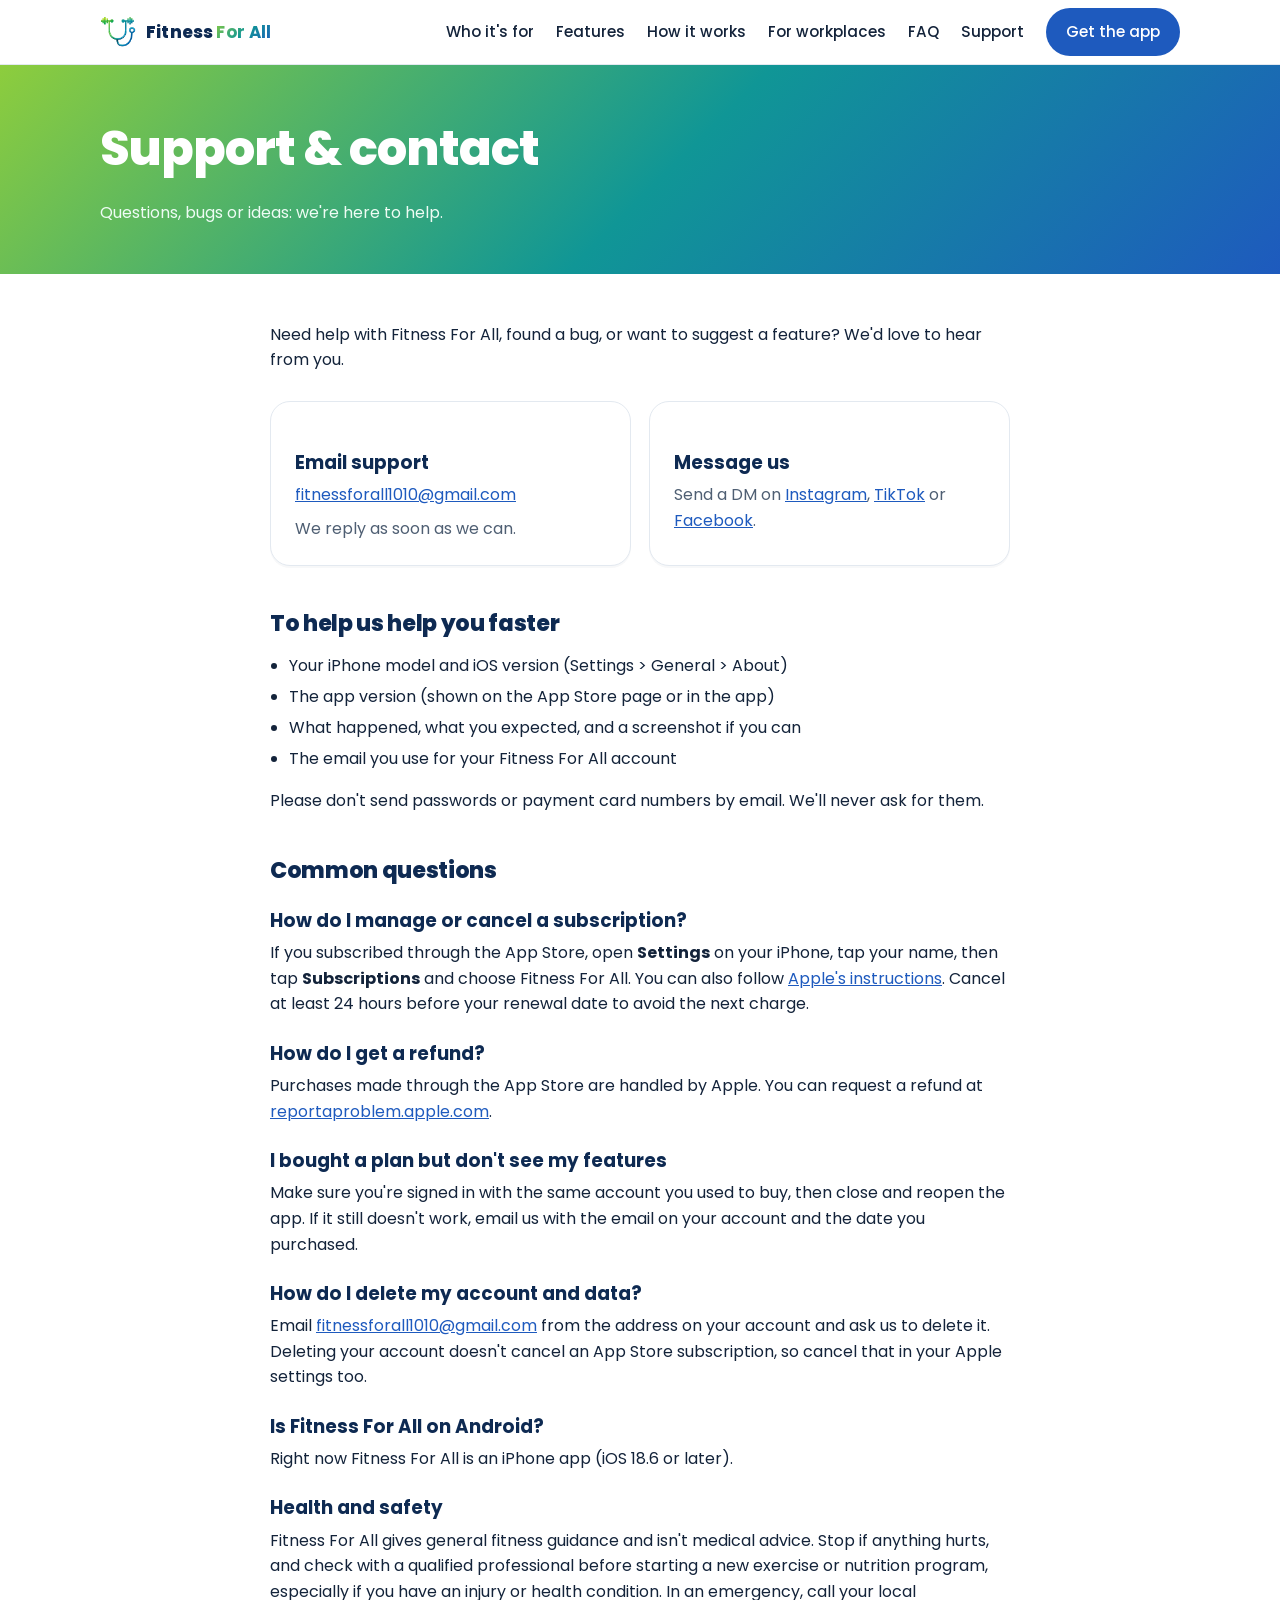
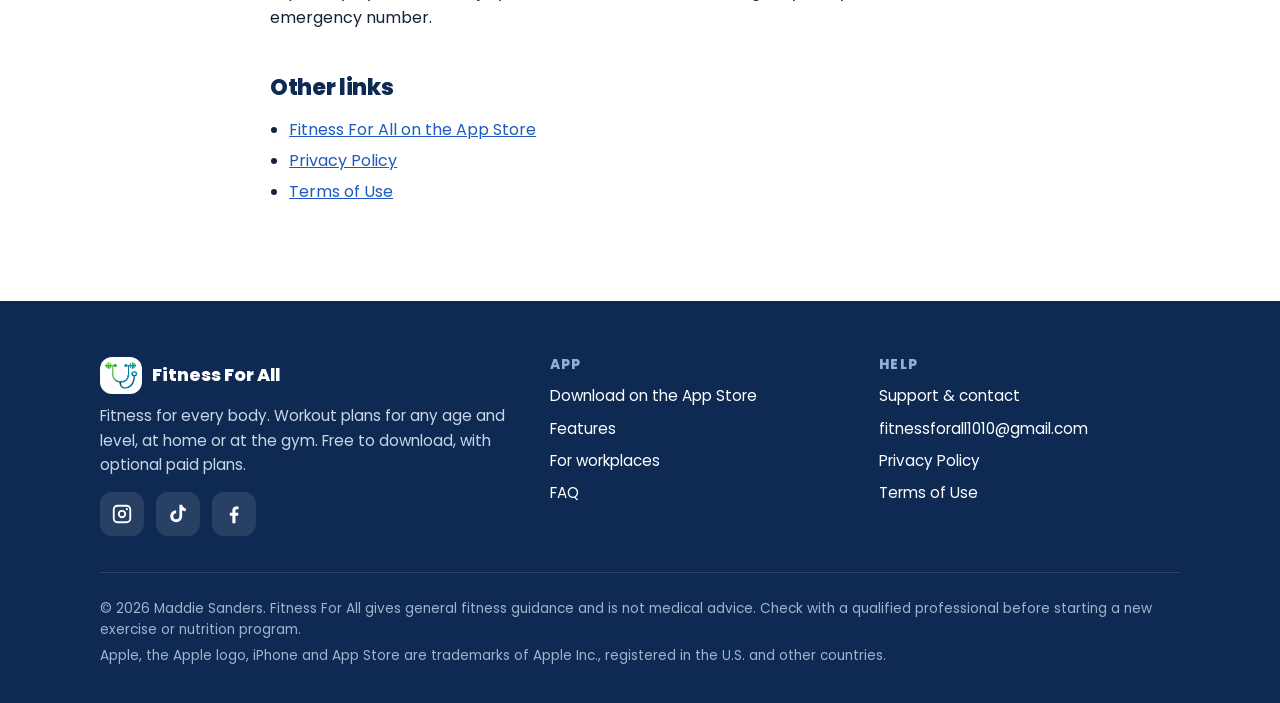
<file: support.html>
<!doctype html>
<html lang="en">
<head>
<meta charset="utf-8">
<meta name="viewport" content="width=device-width, initial-scale=1, viewport-fit=cover">
<title>Support &amp; Contact | Fitness For All</title>
<meta name="description" content="Get help with the Fitness For All iPhone app: contact support, manage subscriptions, refunds, account deletion and more.">
<link rel="canonical" href="https://fitnessforallapp.com/support.html">
<meta name="theme-color" content="#109696">
<meta name="apple-itunes-app" content="app-id=6761194973">
<meta property="og:type" content="website">
<meta property="og:site_name" content="Fitness For All">
<meta property="og:title" content="Support &amp; Contact | Fitness For All">
<meta property="og:description" content="Get help with the Fitness For All iPhone app: contact support, manage subscriptions, refunds, account deletion and more.">
<meta property="og:url" content="https://fitnessforallapp.com/support.html">
<meta property="og:image" content="https://fitnessforallapp.com/assets/img/og-image.png">
<meta property="og:image:width" content="1200">
<meta property="og:image:height" content="630">
<meta property="og:image:alt" content="Fitness For All logo with the words Fitness for every body">
<meta name="twitter:card" content="summary_large_image">
<meta name="twitter:title" content="Support &amp; Contact | Fitness For All">
<meta name="twitter:description" content="Get help with the Fitness For All iPhone app: contact support, manage subscriptions, refunds, account deletion and more.">
<meta name="twitter:image" content="https://fitnessforallapp.com/assets/img/og-image.png">
<link rel="icon" href="./favicon.ico" sizes="any">
<link rel="icon" type="image/png" sizes="32x32" href="./favicon-32.png">
<link rel="apple-touch-icon" href="./apple-touch-icon.png">
<link rel="manifest" href="./site.webmanifest">
<link rel="preload" href="./assets/fonts/poppins-extrabold.woff2" as="font" type="font/woff2" crossorigin>
<link rel="preload" href="./assets/fonts/poppins-regular.woff2" as="font" type="font/woff2" crossorigin>
<link rel="stylesheet" href="./assets/css/styles.css">
</head>
<body>
<a class="skip" href="#main">Skip to content</a>
<header class="site-header">
  <nav class="wrap nav" aria-label="Main">
    <a class="brand" href="./" aria-label="Fitness For All home"><img src="./assets/img/logo-mark-240.png" alt="" width="36" height="31"><span>Fitness <b>For All</b></span></a>
    <button class="menu-btn" type="button" aria-expanded="false" aria-controls="nav-links"><span class="sr-only">Menu</span><svg width="22" height="22" viewBox="0 0 24 24" fill="none" stroke="currentColor" stroke-width="2.2" stroke-linecap="round" aria-hidden="true"><path d="M3 6h18M3 12h18M3 18h18"/></svg></button>
    <ul class="nav-links" id="nav-links">
      <li><a href="./#who">Who it's for</a></li>
      <li><a href="./#features">Features</a></li>
      <li><a href="./#how">How it works</a></li>
      <li><a href="./#workplaces">For workplaces</a></li>
      <li><a href="./#faq">FAQ</a></li>
      <li><a href="./support.html">Support</a></li>
      <li><a class="btn" href="https://apps.apple.com/us/app/fitness-for-all/id6761194973">Get the app</a></li>
    </ul>
  </nav>
</header>
<main id="main">
<section class="doc-hero"><div class="wrap"><h1>Support &amp; contact</h1><p>Questions, bugs or ideas: we're here to help.</p></div></section>
<article class="doc">
<p>Need help with Fitness For All, found a bug, or want to suggest a feature? We'd love to hear from you.</p>
<div class="contact-cards">
  <div class="card"><h3>Email support</h3><p><a href="mailto:fitnessforall1010@gmail.com?subject=Fitness%20For%20All%20support">fitnessforall1010@gmail.com</a></p><p style="margin-top:8px">We reply as soon as we can.</p></div>
  <div class="card"><h3>Message us</h3><p>Send a DM on <a href="https://www.instagram.com/fitnessforall_official_/">Instagram</a>, <a href="https://www.tiktok.com/@fitness_for_all1010">TikTok</a> or <a href="https://www.facebook.com/profile.php?id=61595544402738">Facebook</a>.</p></div>
</div>
<h2>To help us help you faster</h2>
<ul>
  <li>Your iPhone model and iOS version (Settings &gt; General &gt; About)</li>
  <li>The app version (shown on the App Store page or in the app)</li>
  <li>What happened, what you expected, and a screenshot if you can</li>
  <li>The email you use for your Fitness For All account</li>
</ul>
<p>Please don't send passwords or payment card numbers by email. We'll never ask for them.</p>

<h2>Common questions</h2>
<h3>How do I manage or cancel a subscription?</h3>
<p>If you subscribed through the App Store, open <strong>Settings</strong> on your iPhone, tap your name, then tap <strong>Subscriptions</strong> and choose Fitness For All. You can also follow <a href="https://support.apple.com/en-us/118428">Apple's instructions</a>. Cancel at least 24 hours before your renewal date to avoid the next charge.</p>
<h3>How do I get a refund?</h3>
<p>Purchases made through the App Store are handled by Apple. You can request a refund at <a href="https://reportaproblem.apple.com">reportaproblem.apple.com</a>.</p>
<h3>I bought a plan but don't see my features</h3>
<p>Make sure you're signed in with the same account you used to buy, then close and reopen the app. If it still doesn't work, email us with the email on your account and the date you purchased.</p>
<h3>How do I delete my account and data?</h3>
<p>Email <a href="mailto:fitnessforall1010@gmail.com?subject=Delete%20my%20account">fitnessforall1010@gmail.com</a> from the address on your account and ask us to delete it. Deleting your account doesn't cancel an App Store subscription, so cancel that in your Apple settings too.</p>
<h3>Is Fitness For All on Android?</h3>
<p>Right now Fitness For All is an iPhone app (iOS 18.6 or later).</p>
<h3>Health and safety</h3>
<p>Fitness For All gives general fitness guidance and isn't medical advice. Stop if anything hurts, and check with a qualified professional before starting a new exercise or nutrition program, especially if you have an injury or health condition. In an emergency, call your local emergency number.</p>

<h2>Other links</h2>
<ul>
  <li><a href="https://apps.apple.com/us/app/fitness-for-all/id6761194973">Fitness For All on the App Store</a></li>
  <li><a href="./privacy.html">Privacy Policy</a></li>
  <li><a href="./terms.html">Terms of Use</a></li>
</ul>
</article>
</main>
<footer class="site-footer">
  <div class="wrap">
    <div class="footer-grid">
      <div>
        <div class="footer-brand"><img src="./assets/img/logo-mark-240.png" alt="" width="42" height="36">Fitness For All</div>
        <p>Fitness for every body. Workout plans for any age and level, at home or at the gym. Free to download, with optional paid plans.</p>
        <div class="socials">
          <a href="https://www.instagram.com/fitnessforall_official_/" aria-label="Fitness For All on Instagram" rel="noopener"><svg viewBox="0 0 24 24" aria-hidden="true"><path d="M7 2h10a5 5 0 0 1 5 5v10a5 5 0 0 1-5 5H7a5 5 0 0 1-5-5V7a5 5 0 0 1 5-5zm0 2a3 3 0 0 0-3 3v10a3 3 0 0 0 3 3h10a3 3 0 0 0 3-3V7a3 3 0 0 0-3-3H7zm5 3.5a4.5 4.5 0 1 1 0 9 4.5 4.5 0 0 1 0-9zm0 2a2.5 2.5 0 1 0 0 5 2.5 2.5 0 0 0 0-5zM17.3 5.5a1.2 1.2 0 1 1 0 2.4 1.2 1.2 0 0 1 0-2.4z"/></svg></a>
          <a href="https://www.tiktok.com/@fitness_for_all1010" aria-label="Fitness For All on TikTok" rel="noopener"><svg viewBox="0 0 24 24" aria-hidden="true"><path d="M13.5 2h3.1c.2 1.9 1.6 3.6 3.9 3.9v3.1c-1.5 0-2.9-.4-4-1.1v6.6A6.5 6.5 0 1 1 10 8v3.2a3.3 3.3 0 1 0 3.5 3.3V2z"/></svg></a>
          <a href="https://www.facebook.com/profile.php?id=61595544402738" aria-label="Fitness For All on Facebook" rel="noopener"><svg viewBox="0 0 24 24" aria-hidden="true"><path d="M13.6 22v-8.2h2.8l.4-3.3h-3.2V8.4c0-.9.3-1.6 1.6-1.6h1.7V3.9c-.3 0-1.3-.1-2.5-.1-2.5 0-4.2 1.5-4.2 4.3v2.4H7.4v3.3h2.8V22h3.4z"/></svg></a>
        </div>
      </div>
      <div>
        <h2>App</h2>
        <ul>
          <li><a href="https://apps.apple.com/us/app/fitness-for-all/id6761194973">Download on the App Store</a></li>
          <li><a href="./#features">Features</a></li>
          <li><a href="./#workplaces">For workplaces</a></li>
          <li><a href="./#faq">FAQ</a></li>
        </ul>
      </div>
      <div>
        <h2>Help</h2>
        <ul>
          <li><a href="./support.html">Support &amp; contact</a></li>
          <li><a href="mailto:fitnessforall1010@gmail.com">fitnessforall1010@gmail.com</a></li>
          <li><a href="./privacy.html">Privacy Policy</a></li>
          <li><a href="./terms.html">Terms of Use</a></li>
        </ul>
      </div>
    </div>
    <div class="legal">
      <p>&copy; <span data-year>2026</span> Maddie Sanders. Fitness For All gives general fitness guidance and is not medical advice. Check with a qualified professional before starting a new exercise or nutrition program.</p>
      <p>Apple, the Apple logo, iPhone and App Store are trademarks of Apple Inc., registered in the U.S. and other countries.</p>
    </div>
  </div>
</footer>
<script src="./assets/js/site.js" defer></script>
</body>
</html>
</file>
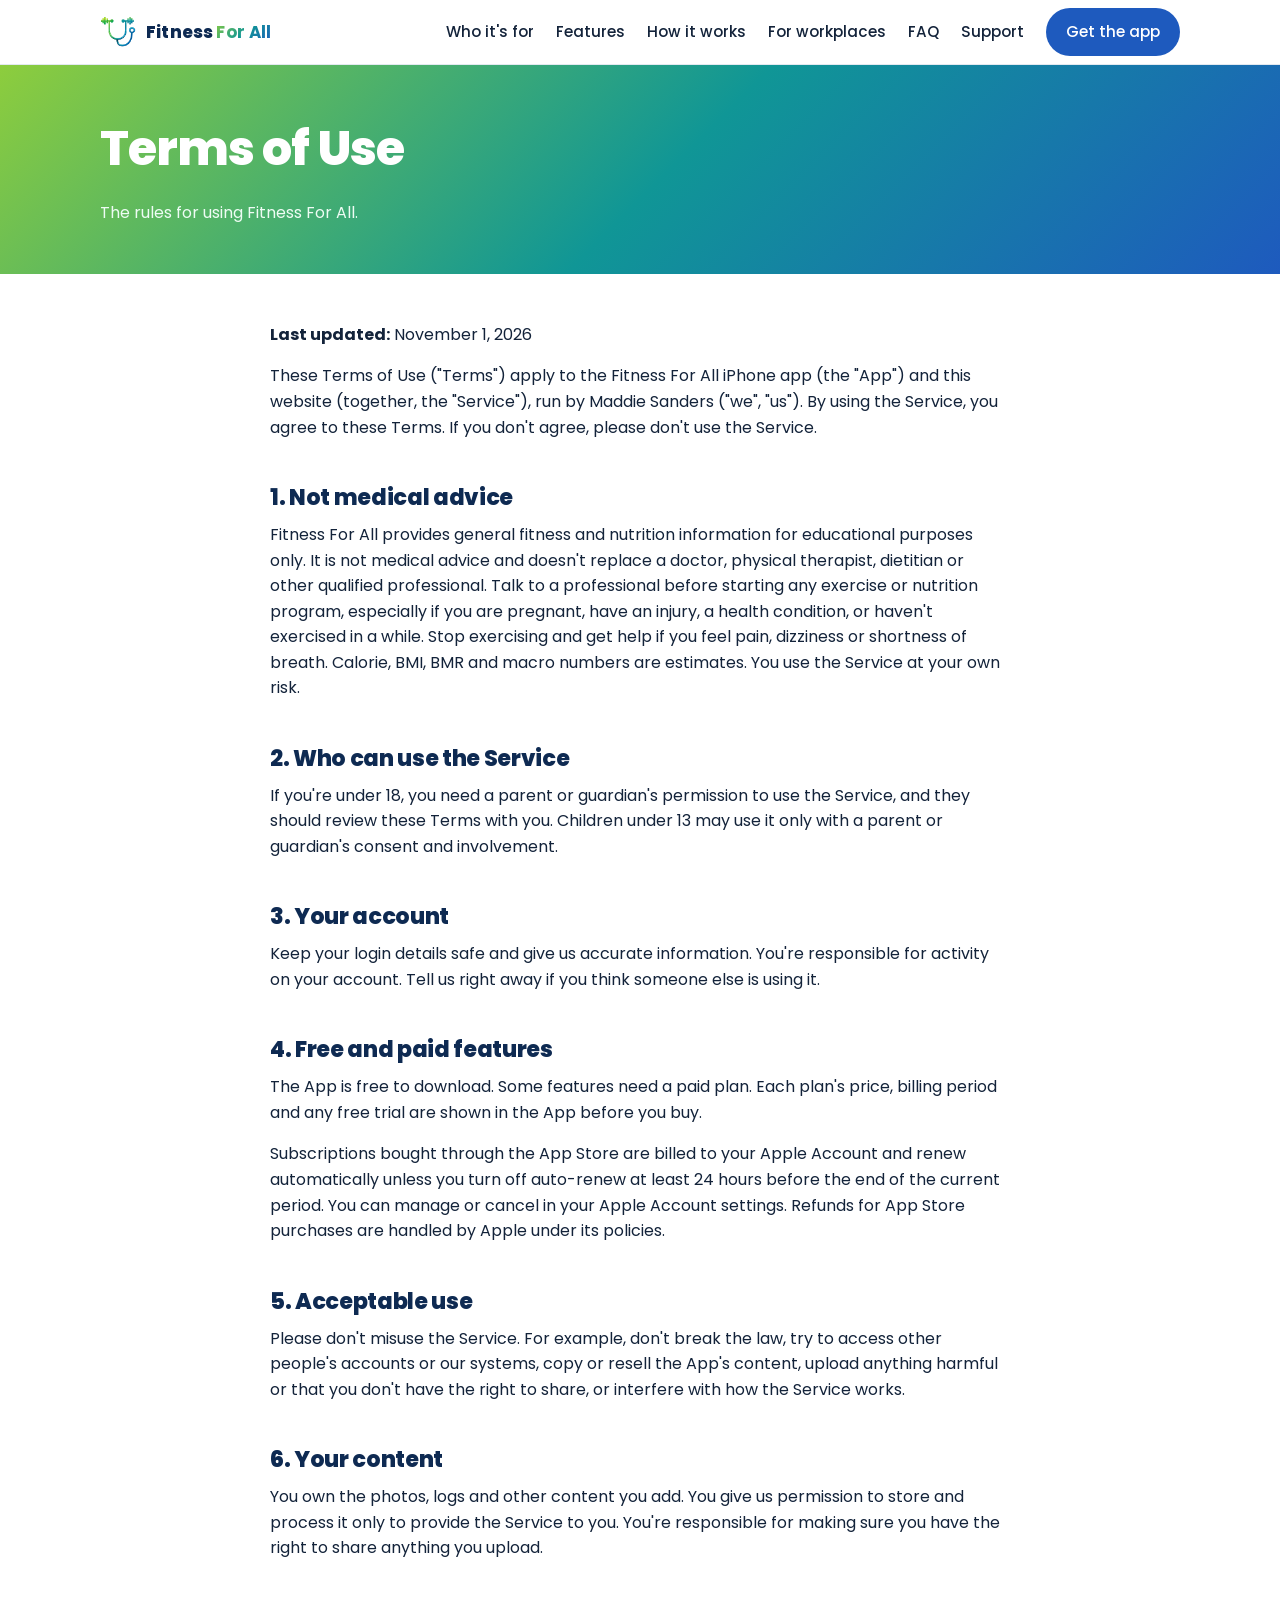
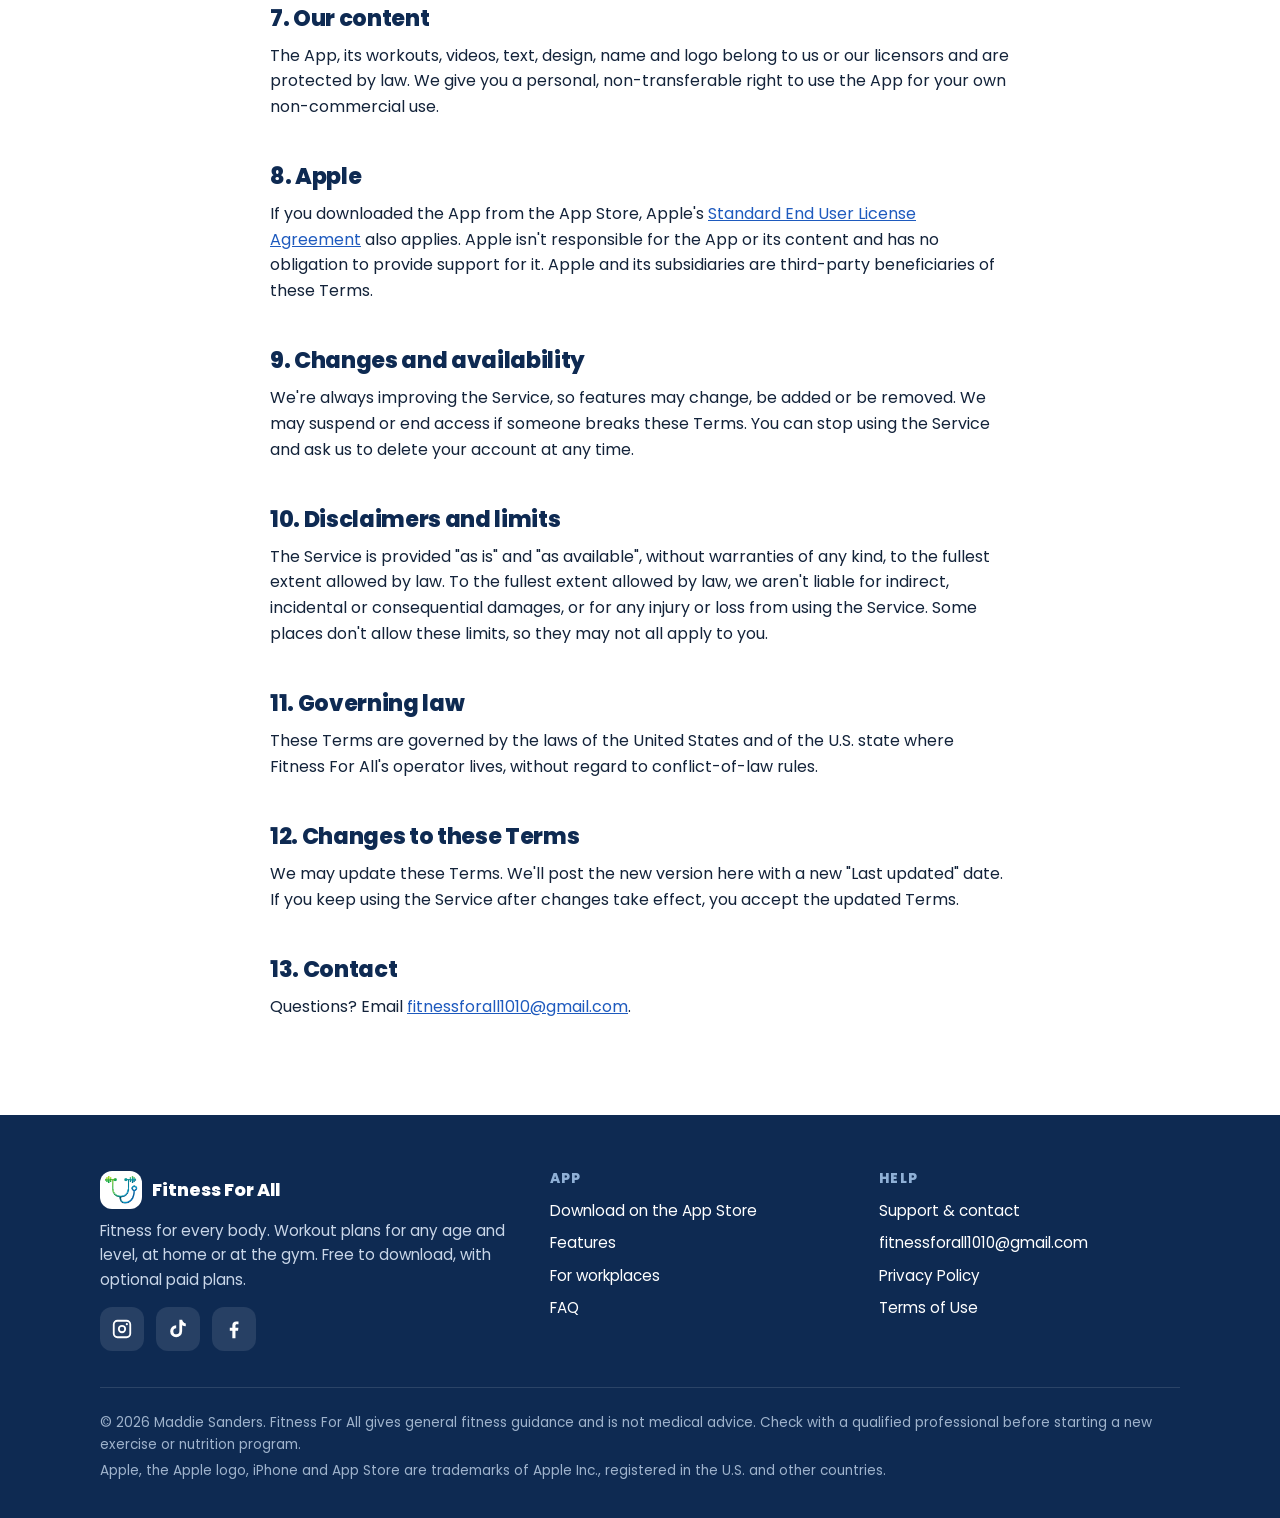
<file: terms.html>
<!doctype html>
<html lang="en">
<head>
<meta charset="utf-8">
<meta name="viewport" content="width=device-width, initial-scale=1, viewport-fit=cover">
<title>Terms of Use | Fitness For All</title>
<meta name="description" content="Terms of Use for the Fitness For All iPhone app and website.">
<link rel="canonical" href="https://fitnessforallapp.com/terms.html">
<meta name="theme-color" content="#109696">
<meta name="apple-itunes-app" content="app-id=6761194973">
<meta property="og:type" content="website">
<meta property="og:site_name" content="Fitness For All">
<meta property="og:title" content="Terms of Use | Fitness For All">
<meta property="og:description" content="Terms of Use for the Fitness For All iPhone app and website.">
<meta property="og:url" content="https://fitnessforallapp.com/terms.html">
<meta property="og:image" content="https://fitnessforallapp.com/assets/img/og-image.png">
<meta property="og:image:width" content="1200">
<meta property="og:image:height" content="630">
<meta property="og:image:alt" content="Fitness For All logo with the words Fitness for every body">
<meta name="twitter:card" content="summary_large_image">
<meta name="twitter:title" content="Terms of Use | Fitness For All">
<meta name="twitter:description" content="Terms of Use for the Fitness For All iPhone app and website.">
<meta name="twitter:image" content="https://fitnessforallapp.com/assets/img/og-image.png">
<link rel="icon" href="./favicon.ico" sizes="any">
<link rel="icon" type="image/png" sizes="32x32" href="./favicon-32.png">
<link rel="apple-touch-icon" href="./apple-touch-icon.png">
<link rel="manifest" href="./site.webmanifest">
<link rel="preload" href="./assets/fonts/poppins-extrabold.woff2" as="font" type="font/woff2" crossorigin>
<link rel="preload" href="./assets/fonts/poppins-regular.woff2" as="font" type="font/woff2" crossorigin>
<link rel="stylesheet" href="./assets/css/styles.css">
</head>
<body>
<a class="skip" href="#main">Skip to content</a>
<header class="site-header">
  <nav class="wrap nav" aria-label="Main">
    <a class="brand" href="./" aria-label="Fitness For All home"><img src="./assets/img/logo-mark-240.png" alt="" width="36" height="31"><span>Fitness <b>For All</b></span></a>
    <button class="menu-btn" type="button" aria-expanded="false" aria-controls="nav-links"><span class="sr-only">Menu</span><svg width="22" height="22" viewBox="0 0 24 24" fill="none" stroke="currentColor" stroke-width="2.2" stroke-linecap="round" aria-hidden="true"><path d="M3 6h18M3 12h18M3 18h18"/></svg></button>
    <ul class="nav-links" id="nav-links">
      <li><a href="./#who">Who it's for</a></li>
      <li><a href="./#features">Features</a></li>
      <li><a href="./#how">How it works</a></li>
      <li><a href="./#workplaces">For workplaces</a></li>
      <li><a href="./#faq">FAQ</a></li>
      <li><a href="./support.html">Support</a></li>
      <li><a class="btn" href="https://apps.apple.com/us/app/fitness-for-all/id6761194973">Get the app</a></li>
    </ul>
  </nav>
</header>
<main id="main">
<section class="doc-hero"><div class="wrap"><h1>Terms of Use</h1><p>The rules for using Fitness For All.</p></div></section>
<article class="doc">
<p><strong>Last updated:</strong> November 1, 2026</p>
<p>These Terms of Use ("Terms") apply to the Fitness For All iPhone app (the "App") and this website (together, the "Service"), run by Maddie Sanders ("we", "us"). By using the Service, you agree to these Terms. If you don't agree, please don't use the Service.</p>

<h2>1. Not medical advice</h2>
<p>Fitness For All provides general fitness and nutrition information for educational purposes only. It is not medical advice and doesn't replace a doctor, physical therapist, dietitian or other qualified professional. Talk to a professional before starting any exercise or nutrition program, especially if you are pregnant, have an injury, a health condition, or haven't exercised in a while. Stop exercising and get help if you feel pain, dizziness or shortness of breath. Calorie, BMI, BMR and macro numbers are estimates. You use the Service at your own risk.</p>

<h2>2. Who can use the Service</h2>
<p>If you're under 18, you need a parent or guardian's permission to use the Service, and they should review these Terms with you. Children under 13 may use it only with a parent or guardian's consent and involvement.</p>

<h2>3. Your account</h2>
<p>Keep your login details safe and give us accurate information. You're responsible for activity on your account. Tell us right away if you think someone else is using it.</p>

<h2>4. Free and paid features</h2>
<p>The App is free to download. Some features need a paid plan. Each plan's price, billing period and any free trial are shown in the App before you buy.</p>
<p>Subscriptions bought through the App Store are billed to your Apple Account and renew automatically unless you turn off auto-renew at least 24 hours before the end of the current period. You can manage or cancel in your Apple Account settings. Refunds for App Store purchases are handled by Apple under its policies.</p>

<h2>5. Acceptable use</h2>
<p>Please don't misuse the Service. For example, don't break the law, try to access other people's accounts or our systems, copy or resell the App's content, upload anything harmful or that you don't have the right to share, or interfere with how the Service works.</p>

<h2>6. Your content</h2>
<p>You own the photos, logs and other content you add. You give us permission to store and process it only to provide the Service to you. You're responsible for making sure you have the right to share anything you upload.</p>

<h2>7. Our content</h2>
<p>The App, its workouts, videos, text, design, name and logo belong to us or our licensors and are protected by law. We give you a personal, non-transferable right to use the App for your own non-commercial use.</p>

<h2>8. Apple</h2>
<p>If you downloaded the App from the App Store, Apple's <a href="https://www.apple.com/legal/internet-services/itunes/dev/stdeula/">Standard End User License Agreement</a> also applies. Apple isn't responsible for the App or its content and has no obligation to provide support for it. Apple and its subsidiaries are third-party beneficiaries of these Terms.</p>

<h2>9. Changes and availability</h2>
<p>We're always improving the Service, so features may change, be added or be removed. We may suspend or end access if someone breaks these Terms. You can stop using the Service and ask us to delete your account at any time.</p>

<h2>10. Disclaimers and limits</h2>
<p>The Service is provided "as is" and "as available", without warranties of any kind, to the fullest extent allowed by law. To the fullest extent allowed by law, we aren't liable for indirect, incidental or consequential damages, or for any injury or loss from using the Service. Some places don't allow these limits, so they may not all apply to you.</p>

<h2>11. Governing law</h2>
<p>These Terms are governed by the laws of the United States and of the U.S. state where Fitness For All's operator lives, without regard to conflict-of-law rules.</p>

<h2>12. Changes to these Terms</h2>
<p>We may update these Terms. We'll post the new version here with a new "Last updated" date. If you keep using the Service after changes take effect, you accept the updated Terms.</p>

<h2>13. Contact</h2>
<p>Questions? Email <a href="mailto:fitnessforall1010@gmail.com">fitnessforall1010@gmail.com</a>.</p>
</article>
</main>
<footer class="site-footer">
  <div class="wrap">
    <div class="footer-grid">
      <div>
        <div class="footer-brand"><img src="./assets/img/logo-mark-240.png" alt="" width="42" height="36">Fitness For All</div>
        <p>Fitness for every body. Workout plans for any age and level, at home or at the gym. Free to download, with optional paid plans.</p>
        <div class="socials">
          <a href="https://www.instagram.com/fitnessforall_official_/" aria-label="Fitness For All on Instagram" rel="noopener"><svg viewBox="0 0 24 24" aria-hidden="true"><path d="M7 2h10a5 5 0 0 1 5 5v10a5 5 0 0 1-5 5H7a5 5 0 0 1-5-5V7a5 5 0 0 1 5-5zm0 2a3 3 0 0 0-3 3v10a3 3 0 0 0 3 3h10a3 3 0 0 0 3-3V7a3 3 0 0 0-3-3H7zm5 3.5a4.5 4.5 0 1 1 0 9 4.5 4.5 0 0 1 0-9zm0 2a2.5 2.5 0 1 0 0 5 2.5 2.5 0 0 0 0-5zM17.3 5.5a1.2 1.2 0 1 1 0 2.4 1.2 1.2 0 0 1 0-2.4z"/></svg></a>
          <a href="https://www.tiktok.com/@fitness_for_all1010" aria-label="Fitness For All on TikTok" rel="noopener"><svg viewBox="0 0 24 24" aria-hidden="true"><path d="M13.5 2h3.1c.2 1.9 1.6 3.6 3.9 3.9v3.1c-1.5 0-2.9-.4-4-1.1v6.6A6.5 6.5 0 1 1 10 8v3.2a3.3 3.3 0 1 0 3.5 3.3V2z"/></svg></a>
          <a href="https://www.facebook.com/profile.php?id=61595544402738" aria-label="Fitness For All on Facebook" rel="noopener"><svg viewBox="0 0 24 24" aria-hidden="true"><path d="M13.6 22v-8.2h2.8l.4-3.3h-3.2V8.4c0-.9.3-1.6 1.6-1.6h1.7V3.9c-.3 0-1.3-.1-2.5-.1-2.5 0-4.2 1.5-4.2 4.3v2.4H7.4v3.3h2.8V22h3.4z"/></svg></a>
        </div>
      </div>
      <div>
        <h2>App</h2>
        <ul>
          <li><a href="https://apps.apple.com/us/app/fitness-for-all/id6761194973">Download on the App Store</a></li>
          <li><a href="./#features">Features</a></li>
          <li><a href="./#workplaces">For workplaces</a></li>
          <li><a href="./#faq">FAQ</a></li>
        </ul>
      </div>
      <div>
        <h2>Help</h2>
        <ul>
          <li><a href="./support.html">Support &amp; contact</a></li>
          <li><a href="mailto:fitnessforall1010@gmail.com">fitnessforall1010@gmail.com</a></li>
          <li><a href="./privacy.html">Privacy Policy</a></li>
          <li><a href="./terms.html">Terms of Use</a></li>
        </ul>
      </div>
    </div>
    <div class="legal">
      <p>&copy; <span data-year>2026</span> Maddie Sanders. Fitness For All gives general fitness guidance and is not medical advice. Check with a qualified professional before starting a new exercise or nutrition program.</p>
      <p>Apple, the Apple logo, iPhone and App Store are trademarks of Apple Inc., registered in the U.S. and other countries.</p>
    </div>
  </div>
</footer>
<script src="./assets/js/site.js" defer></script>
</body>
</html>
</file>
<file: assets/css/styles.css>
/* Fitness For All — site styles. No build step. */
@font-face{font-family:Poppins;font-weight:400;font-style:normal;font-display:swap;src:url(../fonts/poppins-regular.woff2) format("woff2")}
@font-face{font-family:Poppins;font-weight:500;font-style:normal;font-display:swap;src:url(../fonts/poppins-medium.woff2) format("woff2")}
@font-face{font-family:Poppins;font-weight:600;font-style:normal;font-display:swap;src:url(../fonts/poppins-semibold.woff2) format("woff2")}
@font-face{font-family:Poppins;font-weight:700;font-style:normal;font-display:swap;src:url(../fonts/poppins-bold.woff2) format("woff2")}
@font-face{font-family:Poppins;font-weight:800;font-style:normal;font-display:swap;src:url(../fonts/poppins-extrabold.woff2) format("woff2")}

:root{
  --green:#6cc04a; --green-d:#3f9a2c; --teal:#109696; --blue:#1e5abe; --navy:#0e2a52;
  --ink:#13233a; --muted:#4f5f73; --line:#e3e9f0; --bg:#ffffff; --soft:#f3f8f6; --soft2:#eef4fb;
  --grad:linear-gradient(135deg,#8dcd3d 0%,#109696 52%,#1e5abe 100%);
  --radius:20px; --shadow:0 10px 30px rgba(14,42,82,.12);
  --max:1120px;
}
*,*::before,*::after{box-sizing:border-box}
html{scroll-behavior:smooth;-webkit-text-size-adjust:100%}
@media (prefers-reduced-motion:reduce){html{scroll-behavior:auto}*{transition:none!important;animation:none!important}}
body{margin:0;font-family:Poppins,system-ui,-apple-system,"Segoe UI",Roboto,Arial,sans-serif;color:var(--ink);background:var(--bg);line-height:1.6;font-size:1rem}
img{max-width:100%;height:auto;display:block}
a{color:var(--blue)}
a:hover{color:var(--teal)}
:focus-visible{outline:3px solid #f5b400;outline-offset:3px;border-radius:6px}
h1,h2,h3{line-height:1.15;margin:0 0 .5em;color:var(--navy)}
h1{font-size:clamp(2.3rem,7vw,4rem);font-weight:800;letter-spacing:-.02em}
h2{font-size:clamp(1.7rem,4.6vw,2.6rem);font-weight:800;letter-spacing:-.015em}
h3{font-size:1.15rem;font-weight:700}
p{margin:0 0 1em}
.wrap{width:100%;max-width:var(--max);margin:0 auto;padding:0 20px}
.skip{position:absolute;left:-999px;top:8px;background:#fff;color:var(--navy);padding:10px 14px;border-radius:10px;z-index:100;font-weight:600}
.skip:focus{left:12px}
.sr-only{position:absolute;width:1px;height:1px;overflow:hidden;clip:rect(0 0 0 0);white-space:nowrap}

/* Header */
.site-header{position:sticky;top:0;z-index:50;background:rgba(255,255,255,.92);backdrop-filter:saturate(1.4) blur(10px);-webkit-backdrop-filter:saturate(1.4) blur(10px);border-bottom:1px solid var(--line)}
.nav{display:flex;align-items:center;justify-content:space-between;gap:16px;height:64px}
.brand{display:flex;align-items:center;gap:10px;text-decoration:none;color:var(--navy);font-weight:800;font-size:1.05rem;letter-spacing:.01em}
.brand img{width:36px;height:auto}
.brand span b{background:var(--grad);-webkit-background-clip:text;background-clip:text;color:transparent}
.nav-links{display:flex;align-items:center;gap:22px;list-style:none;margin:0;padding:0}
.nav-links a{color:var(--ink);text-decoration:none;font-weight:500;font-size:.95rem}
.nav-links a:hover{color:var(--teal)}
.nav-links .btn{color:#fff}
.menu-btn{display:none;background:none;border:1px solid var(--line);border-radius:12px;padding:8px 10px;cursor:pointer;color:var(--navy)}
.menu-btn svg{display:block}
@media (max-width:860px){
  .menu-btn{display:block}
  .nav-links{display:none;position:absolute;left:0;right:0;top:64px;background:#fff;flex-direction:column;align-items:stretch;gap:0;padding:8px 20px 18px;border-bottom:1px solid var(--line);box-shadow:0 14px 24px rgba(14,42,82,.08)}
  .nav-links.open{display:flex}
  .nav-links li a{display:block;padding:12px 4px;border-bottom:1px solid var(--line)}
  .nav-links li:last-child a{border:0;margin-top:12px;text-align:center}
}

/* Buttons */
.btn{display:inline-flex;align-items:center;justify-content:center;gap:8px;background:var(--blue);color:#fff;text-decoration:none;font-weight:700;padding:12px 20px;border-radius:999px;border:0;font-size:.95rem;transition:transform .15s ease,box-shadow .15s ease}
.btn:hover{color:#fff;transform:translateY(-1px);box-shadow:0 8px 18px rgba(30,90,190,.3)}
.btn-ghost{background:#fff;color:var(--navy);border:2px solid rgba(255,255,255,.0)}
.btn-ghost:hover{color:var(--navy)}
.btn-outline{background:transparent;color:var(--blue);border:2px solid var(--blue)}
.btn-outline:hover{background:var(--blue);color:#fff}
.badge-link{display:inline-block;line-height:0;border-radius:10px}
.badge-link img{height:54px;width:auto}

/* Hero */
.hero{position:relative;overflow:hidden;background:var(--grad);color:#fff;padding:56px 0 0}
.hero::before,.hero::after{content:"";position:absolute;border-radius:50%;background:rgba(255,255,255,.12);pointer-events:none}
.hero::before{width:420px;height:420px;left:-160px;top:-180px}
.hero::after{width:520px;height:520px;right:-200px;bottom:-260px;background:rgba(255,255,255,.08)}
.hero-grid{position:relative;z-index:1;display:grid;gap:36px;align-items:center}
.hero h1{color:#fff}
.eyebrow{display:inline-block;background:#fff;color:var(--blue);font-weight:700;font-size:.78rem;letter-spacing:.08em;text-transform:uppercase;padding:6px 12px;border-radius:999px;margin-bottom:18px}
.hero .lead{font-size:clamp(1.05rem,2.6vw,1.25rem);max-width:34em;color:#f2fff4}
.hero-cta{display:flex;flex-wrap:wrap;align-items:center;gap:14px 18px;margin:26px 0 10px}
.hero-note{font-size:.9rem;color:#e8fbff;margin:0}
.hero-note strong{color:#fff}
.hero-visual{position:relative;display:flex;justify-content:center;align-items:flex-end;min-height:330px}
.phone{position:relative;width:240px;border-radius:38px;background:#0d1626;padding:10px;box-shadow:0 30px 60px rgba(6,22,48,.35)}
.phone img{border-radius:29px;width:100%;aspect-ratio:390/844;object-fit:cover;object-position:top;background:#fff}
.phone::before{content:"";position:absolute;top:18px;left:50%;transform:translateX(-50%);width:70px;height:20px;border-radius:12px;background:#0d1626;z-index:2}
.hero-visual .phone{margin-bottom:-150px}
.hero-visual .phone.back{position:absolute;width:190px;transform:translateX(-50%) rotate(-7deg);bottom:30px}
.hero-visual .phone.front{width:220px;transform:translateX(28%) rotate(3deg)}
@media (min-width:900px){
  .hero{padding:84px 0 0}
  .hero-grid{grid-template-columns:1.1fr .9fr;gap:24px}
  .hero-copy{padding-bottom:110px}
  .hero-visual{min-height:520px}
  .hero-visual .phone.front{width:270px}
  .hero-visual .phone.back{width:235px;bottom:60px}
  .hero-visual .phone{margin-bottom:-170px}
}

/* Sections */
section{scroll-margin-top:72px}
.section{padding:84px 0}
.section.alt{background:var(--soft)}
.section.alt2{background:var(--soft2)}
.section-head{max-width:680px;margin:0 auto 40px;text-align:center}
.section-head p{color:var(--muted);font-size:1.05rem}
.kicker{display:block;color:var(--teal);font-weight:700;font-size:.8rem;letter-spacing:.12em;text-transform:uppercase;margin-bottom:8px}

/* Cards */
.grid{display:grid;gap:18px}
@media (min-width:640px){.grid-2{grid-template-columns:repeat(2,1fr)}.grid-4{grid-template-columns:repeat(2,1fr)}.grid-3{grid-template-columns:repeat(2,1fr)}}
@media (min-width:980px){.grid-4{grid-template-columns:repeat(4,1fr)}.grid-3{grid-template-columns:repeat(3,1fr)}}
.card{background:#fff;border:1px solid var(--line);border-radius:var(--radius);padding:24px;box-shadow:0 2px 0 rgba(14,42,82,.03)}
.card p{color:var(--muted);margin:0}
.card .emoji{font-size:2rem;line-height:1;margin-bottom:12px;display:block}
.icon{width:48px;height:48px;border-radius:14px;display:grid;place-items:center;background:var(--grad);color:#fff;margin-bottom:14px}
.icon svg{width:24px;height:24px}
.tag{display:inline-block;font-size:.72rem;font-weight:700;letter-spacing:.04em;color:var(--blue);background:#e6efff;border-radius:999px;padding:3px 10px;margin-left:6px;vertical-align:middle}
.card.who{border-top:5px solid transparent;border-image:var(--grad) 1;border-image-slice:1;border-radius:0 0 var(--radius) var(--radius)}
.note{font-size:.9rem;color:var(--muted);text-align:center;margin-top:26px}

/* Screens row */
.screens{display:flex;gap:22px;overflow-x:auto;padding:10px 20px 26px;scroll-snap-type:x mandatory;-webkit-overflow-scrolling:touch;justify-content:flex-start}
.screens figure{flex:0 0 auto;margin:0;scroll-snap-align:center;text-align:center}
.screens .phone{width:210px;margin:0 auto 12px;box-shadow:0 16px 34px rgba(6,22,48,.22)}
.screens figcaption{font-weight:600;color:var(--navy);font-size:.95rem}
@media (min-width:1180px){.screens{justify-content:center;overflow:visible}}

/* Steps */
.steps{counter-reset:step;list-style:none;padding:0;margin:0}
.steps li{position:relative;padding-left:0}
.steps .num{width:44px;height:44px;border-radius:50%;background:var(--grad);color:#fff;font-weight:800;display:grid;place-items:center;margin-bottom:14px;font-size:1.1rem}

/* Split */
.split{display:grid;gap:32px;align-items:center}
@media (min-width:900px){.split{grid-template-columns:1fr 1fr;gap:56px}}
.panel{border-radius:28px;padding:32px;background:var(--grad);color:#fff;box-shadow:var(--shadow)}
.panel h3{color:#fff}
.panel ul{margin:0;padding-left:1.1em}
.panel li{margin:.35em 0}
.checklist{list-style:none;padding:0;margin:0 0 22px}
.checklist li{position:relative;padding-left:32px;margin:10px 0}
.checklist li::before{content:"";position:absolute;left:0;top:.3em;width:20px;height:20px;border-radius:50%;background:var(--grad)}
.checklist li::after{content:"";position:absolute;left:6px;top:calc(.3em + 5px);width:8px;height:5px;border-left:2px solid #fff;border-bottom:2px solid #fff;transform:rotate(-45deg)}

/* Founder */
.founder{display:grid;gap:28px;align-items:center}
@media (min-width:900px){.founder{grid-template-columns:260px 1fr;gap:48px}}
.founder-mark{width:220px;max-width:70%;margin:0 auto;background:#fff;border-radius:36px;padding:26px;box-shadow:var(--shadow)}
.founder blockquote{margin:0;font-size:clamp(1.1rem,2.6vw,1.35rem);font-weight:600;color:var(--navy);line-height:1.45}

/* FAQ */
.faq{max-width:820px;margin:0 auto}
.faq details{background:#fff;border:1px solid var(--line);border-radius:16px;margin:0 0 12px;padding:0 20px}
.faq summary{cursor:pointer;list-style:none;font-weight:700;color:var(--navy);padding:18px 32px 18px 0;position:relative}
.faq summary::-webkit-details-marker{display:none}
.faq summary::after{content:"+";position:absolute;right:0;top:50%;transform:translateY(-50%);font-size:1.5rem;font-weight:500;color:var(--teal)}
.faq details[open] summary::after{content:"\2013"}
.faq details p{color:var(--muted);margin:0 0 18px}

/* CTA band */
.cta-band{background:var(--grad);color:#fff;text-align:center;padding:72px 0;position:relative;overflow:hidden}
.cta-band h2{color:#fff}
.cta-band p{color:#f2fff4;max-width:36em;margin:0 auto 24px}

/* Footer */
.site-footer{background:var(--navy);color:#c9d6e8;padding:56px 0 32px;font-size:.95rem}
.site-footer a{color:#fff;text-decoration:none}
.site-footer a:hover{text-decoration:underline;color:#fff}
.footer-grid{display:grid;gap:28px}
@media (min-width:760px){.footer-grid{grid-template-columns:1.4fr 1fr 1fr}}
.footer-brand{display:flex;align-items:center;gap:10px;font-weight:800;color:#fff;font-size:1.1rem;margin-bottom:10px}
.footer-brand img{width:42px;background:#fff;border-radius:12px;padding:4px}
.site-footer h2{font-size:.85rem;letter-spacing:.1em;text-transform:uppercase;color:#8fb0d6;margin:0 0 12px}
.site-footer ul{list-style:none;padding:0;margin:0}
.site-footer li{margin:8px 0}
.socials{display:flex;gap:12px;margin-top:14px}
.socials a{display:grid;place-items:center;width:44px;height:44px;border-radius:12px;background:rgba(255,255,255,.1)}
.socials a:hover{background:rgba(255,255,255,.2)}
.socials svg{width:22px;height:22px;fill:#fff}
.legal{border-top:1px solid rgba(255,255,255,.12);margin-top:36px;padding-top:20px;font-size:.85rem;color:#9fb3cc}
.legal p{margin:.3em 0}

/* Legal / document pages */
.doc-hero{background:var(--grad);color:#fff;padding:56px 0 48px}
.doc-hero h1{color:#fff;font-size:clamp(2rem,6vw,3rem)}
.doc-hero p{color:#eefcf4;margin:0}
.doc{max-width:780px;margin:0 auto;padding:48px 20px 80px}
.doc h2{font-size:1.4rem;margin-top:2em}
.doc h3{margin-top:1.4em}
.doc ul{padding-left:1.2em}
.doc li{margin:.35em 0}
.doc table{width:100%;border-collapse:collapse;margin:1em 0;font-size:.95rem}
.doc th,.doc td{border:1px solid var(--line);padding:10px;text-align:left;vertical-align:top}
.doc th{background:var(--soft)}
.toc{background:var(--soft2);border-radius:16px;padding:18px 22px;margin-bottom:28px}
.toc ol{margin:0;padding-left:1.2em}
/* Review notes: visible only until Maddie approves. Remove the elements (search "review-note") before going live. */
.review-note{display:block;background:#fff7d6;border:2px dashed #e0a800;color:#5a4300;border-radius:12px;padding:10px 14px;margin:12px 0;font-size:.9rem}
.review-note::before{content:"REVIEW (Maddie): ";font-weight:800}
.contact-cards{display:grid;gap:18px;margin:28px 0}
@media (min-width:700px){.contact-cards{grid-template-columns:1fr 1fr}}
.founder-lead{font-size:clamp(1.1rem,2.6vw,1.35rem);font-weight:600;color:var(--navy);line-height:1.45}
.nowrap{white-space:nowrap}
</file>
